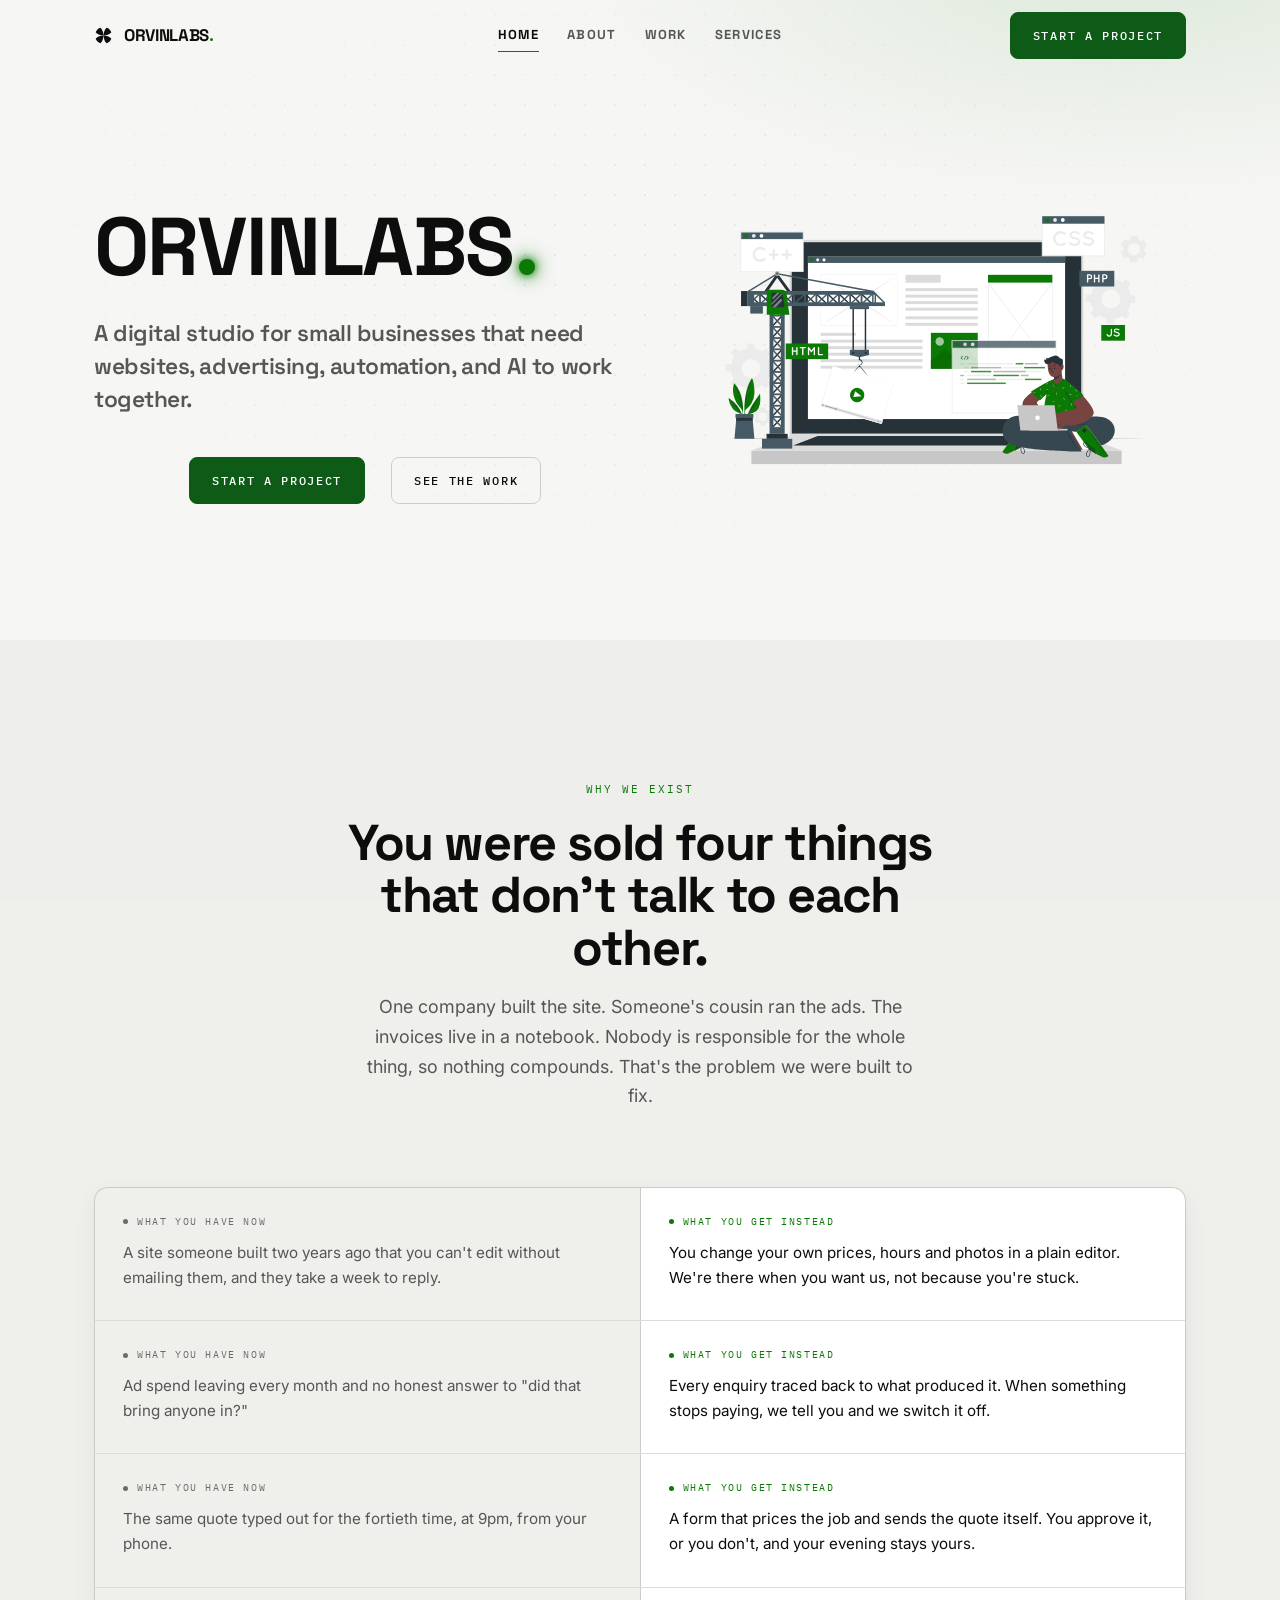
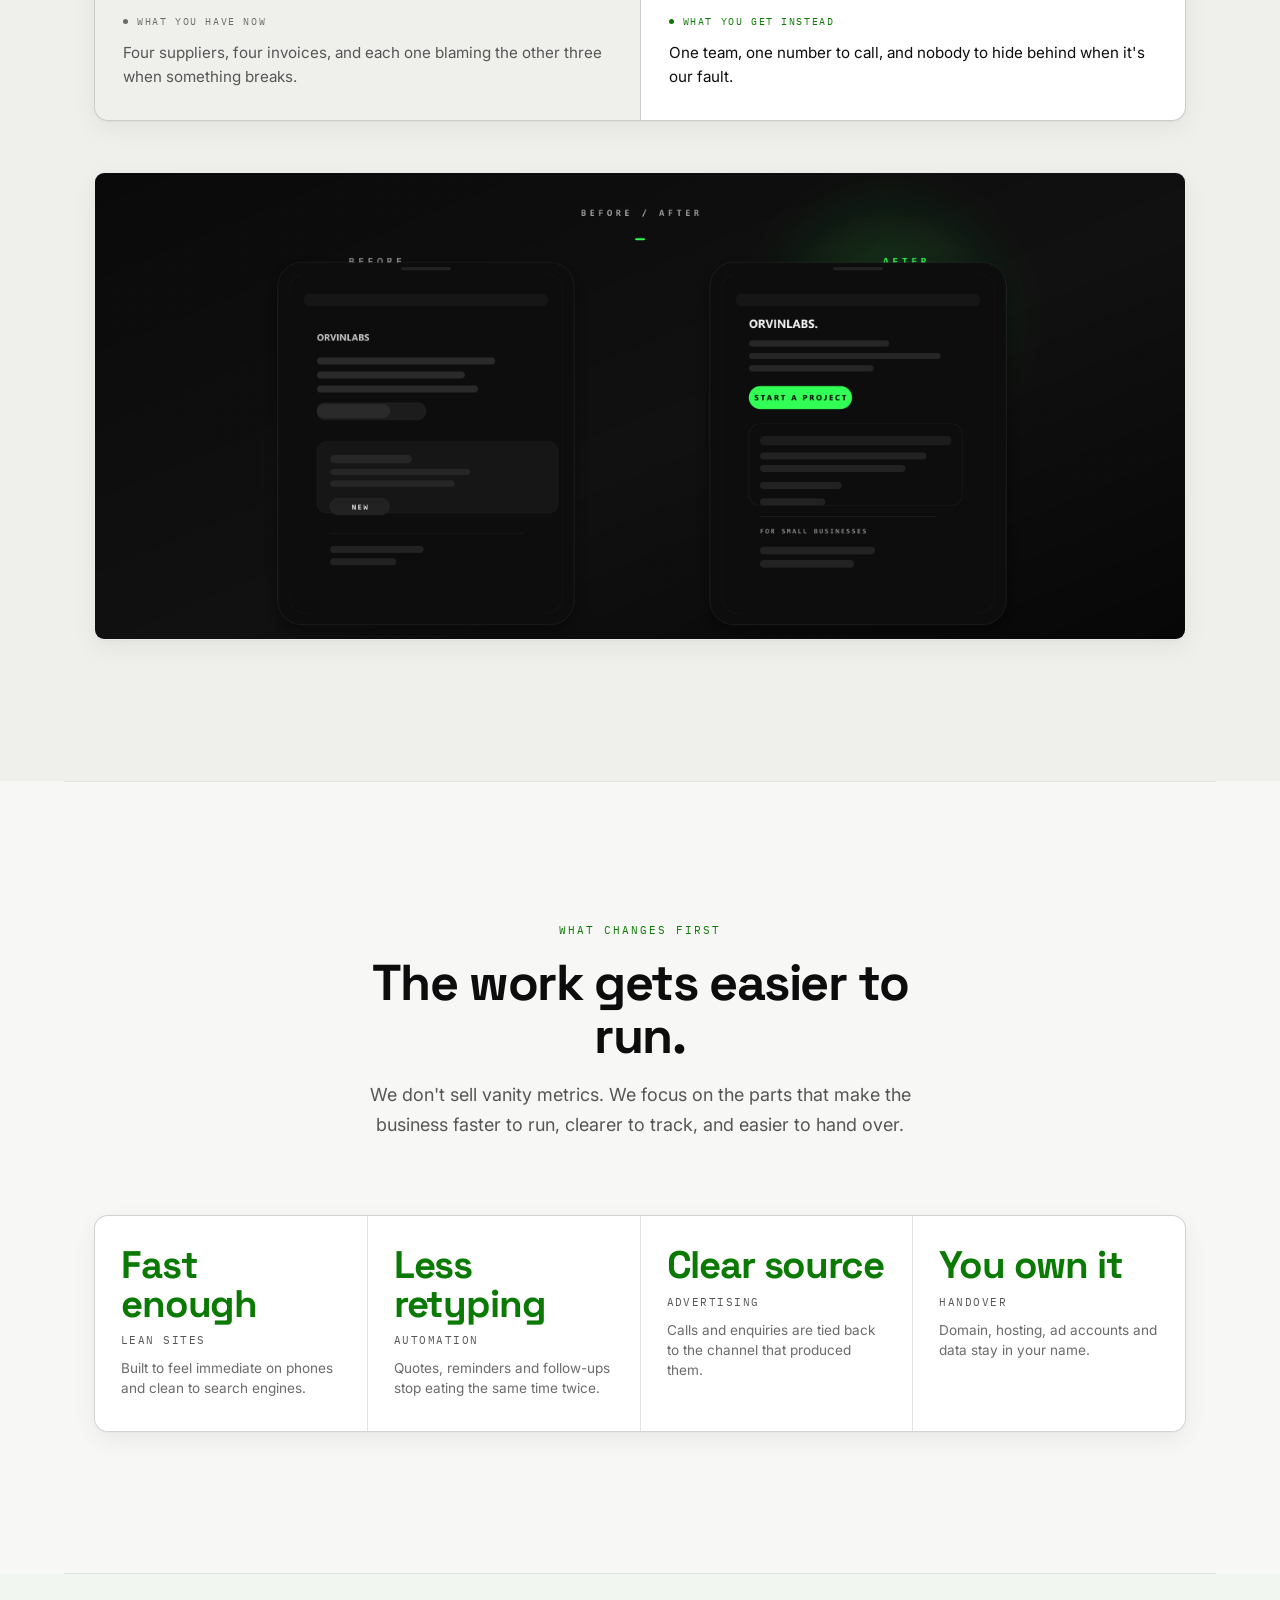
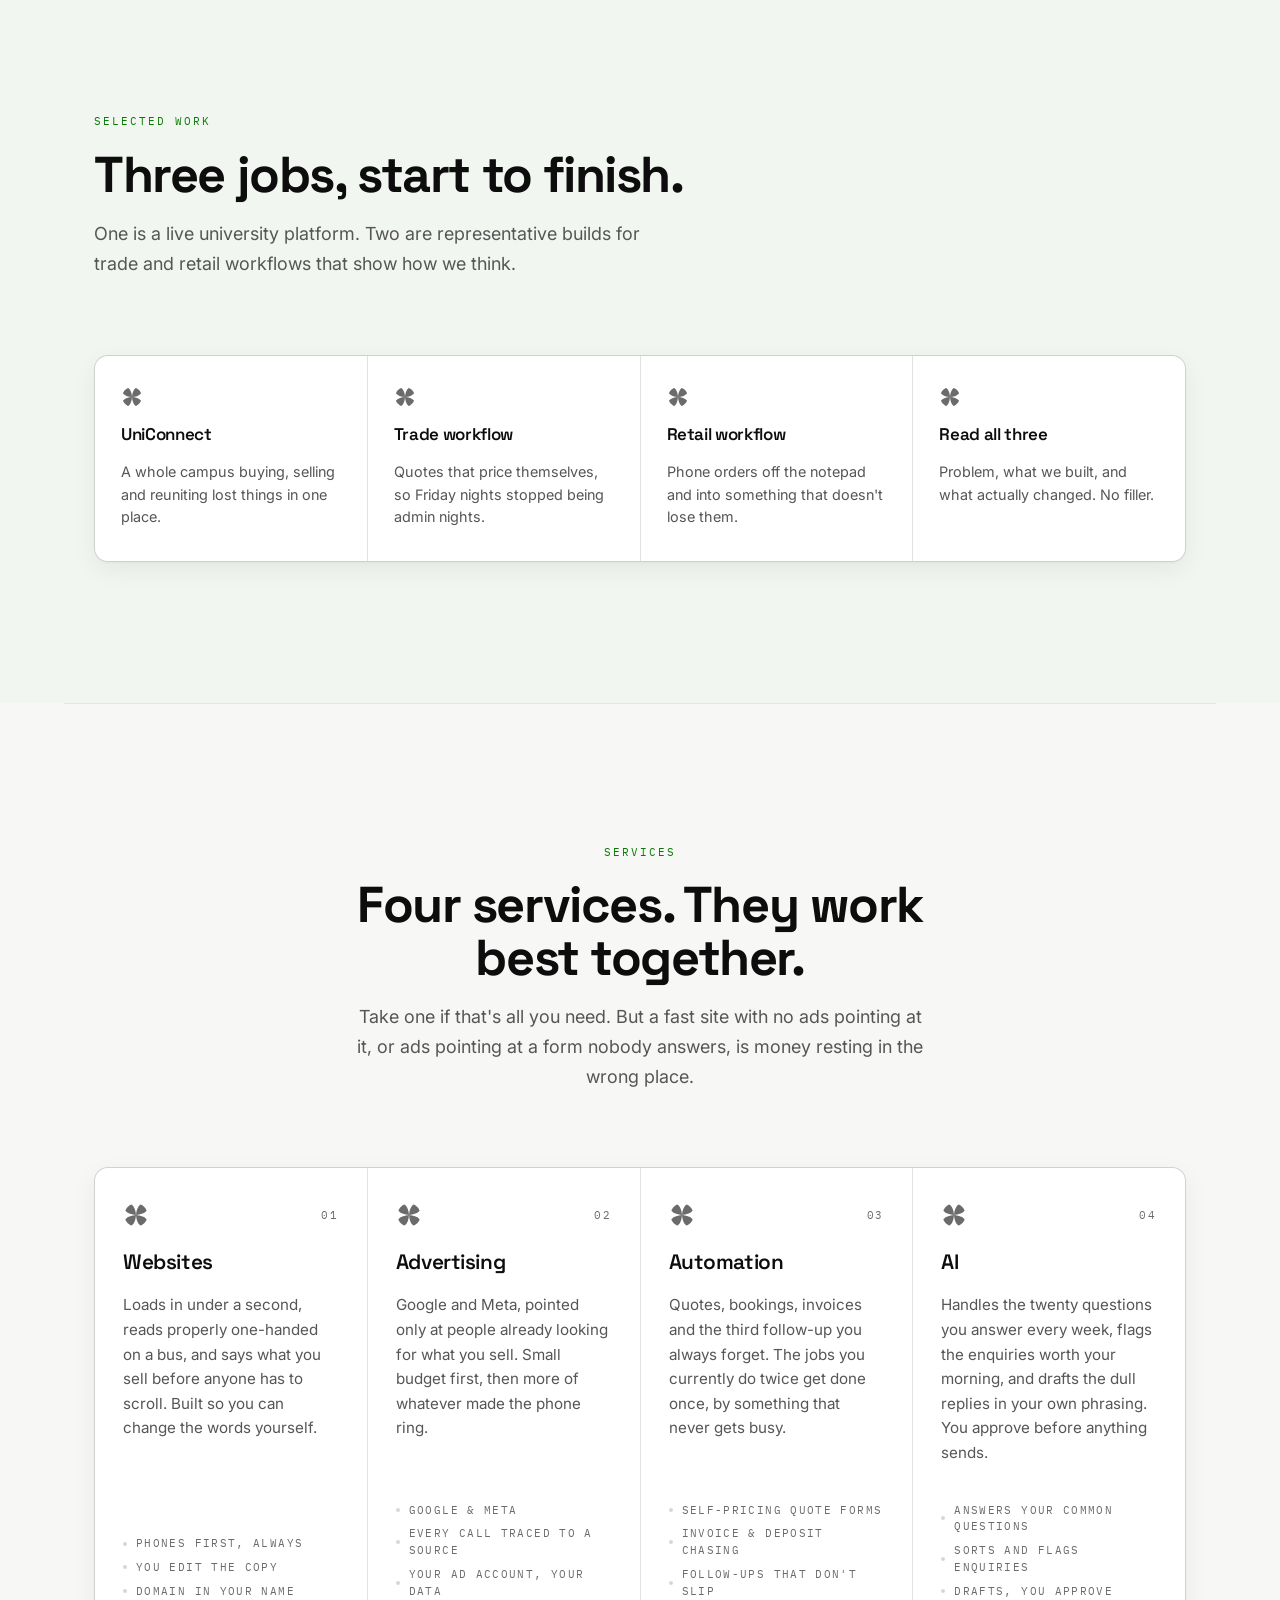
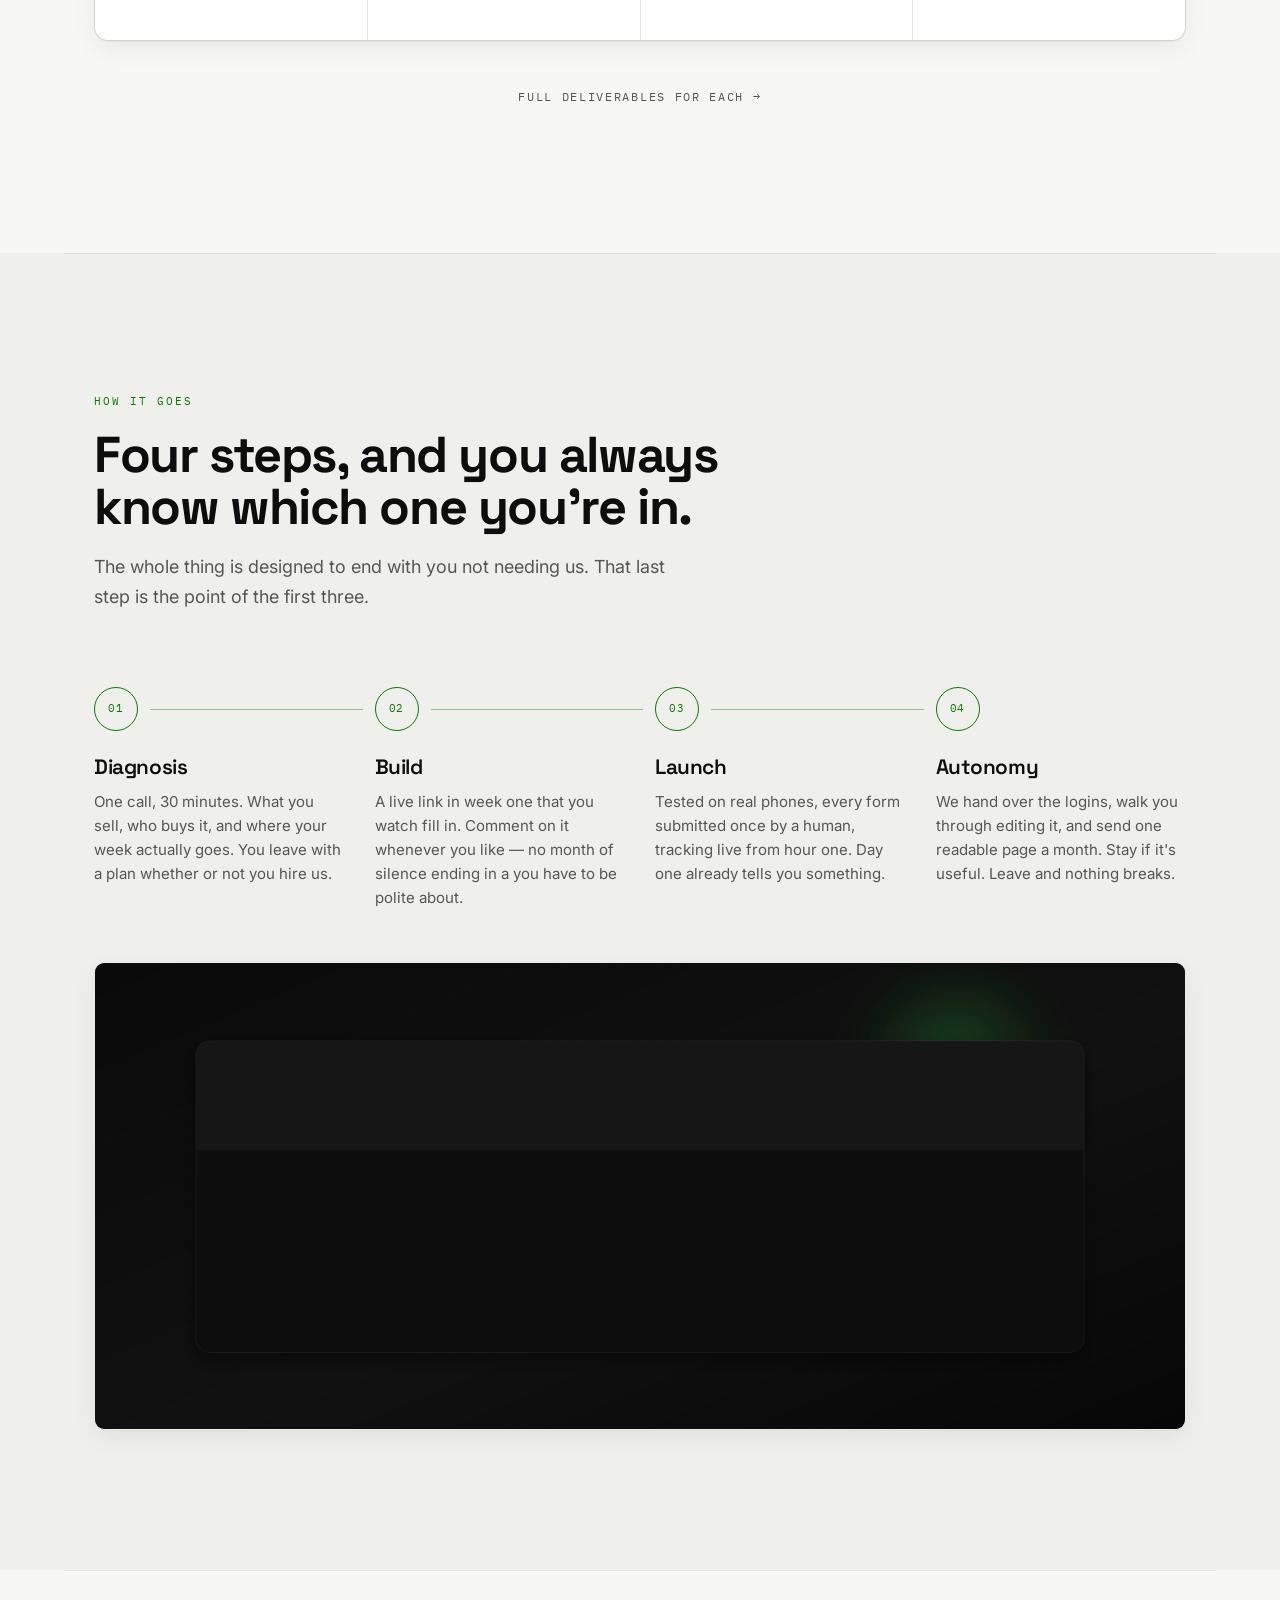
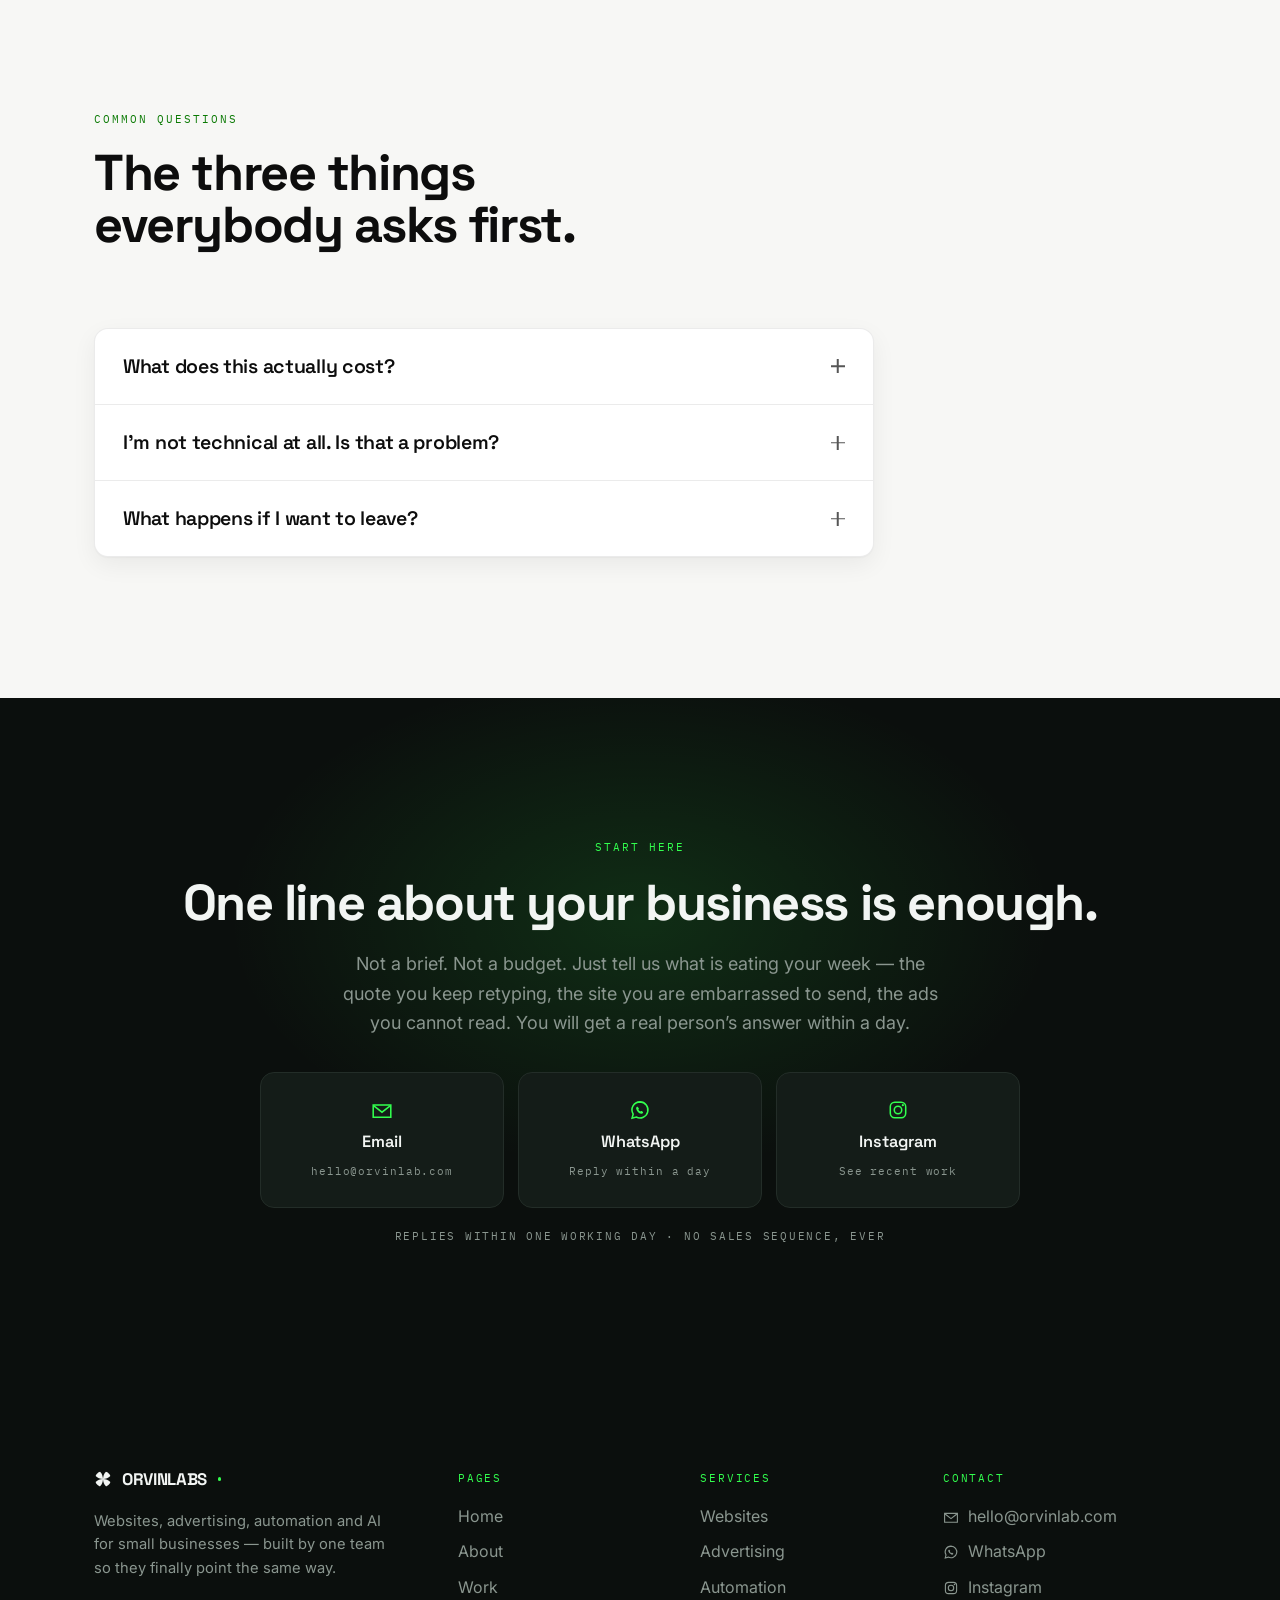
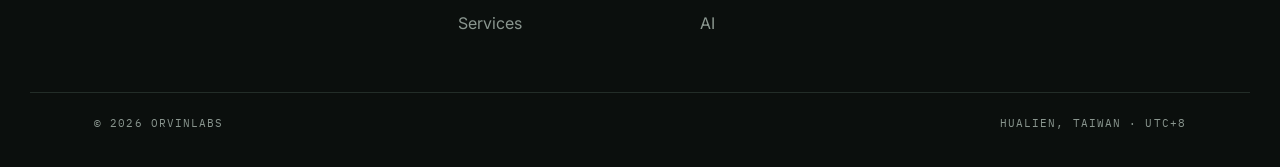
<file: index.html>
<!DOCTYPE html>
<html lang="en">
<head>
<meta charset="utf-8">
<meta name="viewport" content="width=device-width, initial-scale=1">
<title>ORVINLABS — websites, ads, automation and AI</title>
<meta name="description" content="ORVINLABS helps small businesses build fast websites, run accountable ads, automate repeat admin and add AI where it actually saves time.">
<meta name="theme-color" content="#F7F7F5">
<meta name="robots" content="index,follow">
<meta property="og:title" content="ORVINLABS — websites, ads, automation and AI">
<meta property="og:description" content="ORVINLABS helps small businesses build fast websites, run accountable ads, automate repeat admin and add AI where it actually saves time.">
<meta property="og:type" content="website">
<meta property="og:site_name" content="ORVINLABS">
<meta property="og:image" content="assets/og-card.svg">
<meta property="og:image:alt" content="ORVINLABS social card with dark background and neon green accent">
<meta name="twitter:card" content="summary_large_image">
<meta name="twitter:title" content="ORVINLABS — websites, ads, automation and AI">
<meta name="twitter:description" content="Fast websites, accountable ads, lighter admin and practical AI for small businesses.">
<meta name="twitter:image" content="assets/og-card.svg">
<link rel="icon" href="assets/favicon.svg" type="image/svg+xml">

<link rel="preconnect" href="https://fonts.googleapis.com">
<link rel="preconnect" href="https://fonts.gstatic.com" crossorigin>
<link rel="stylesheet" href="https://fonts.googleapis.com/css2?family=Space+Grotesk:wght@600;700&family=Inter:wght@400;500;600&family=IBM+Plex+Mono:wght@400;500&display=swap">
<link rel="stylesheet" href="assets/styles.css">
</head>
<body>

<div class="loader" id="loader" hidden>
  <div class="loader__inner">
    <svg class="loader__mark" aria-hidden="true" focusable="false"><use href="#mark"/></svg>
    <div class="loader__wm" aria-hidden="true"><span style="--i:0">O</span><span style="--i:1">R</span><span style="--i:2">V</span><span style="--i:3">I</span><span style="--i:4">N</span><span style="--i:5">L</span><span style="--i:6">A</span><span style="--i:7">B</span><span style="--i:8">S</span><span style="--i:9">.</span></div>
    <div class="loader__rule"></div>
  </div>
</div>

<!-- The four-petal mark, defined once. Every instance on the page is a <use> of
     this symbol, so the geometry lives in exactly one place. -->
<svg width="0" height="0" style="position:absolute" aria-hidden="true" focusable="false">
  <symbol id="mark" viewBox="-26 -26 52 52">
    <g fill="currentColor">
      <path d="M0 0C5.5-6.5 9.5-13 9-21C5-24-5-24-9-21C-9.5-13-5.5-6.5 0 0Z" transform="rotate(45)"/>
      <path d="M0 0C5.5-6.5 9.5-13 9-21C5-24-5-24-9-21C-9.5-13-5.5-6.5 0 0Z" transform="rotate(135)"/>
      <path d="M0 0C5.5-6.5 9.5-13 9-21C5-24-5-24-9-21C-9.5-13-5.5-6.5 0 0Z" transform="rotate(225)"/>
      <path d="M0 0C5.5-6.5 9.5-13 9-21C5-24-5-24-9-21C-9.5-13-5.5-6.5 0 0Z" transform="rotate(315)"/>
    </g>
  </symbol>
</svg>

<a class="skip" href="#main">Skip to content</a>
<div id="navSentinel" style="position:absolute;top:0;height:10px;width:1px" aria-hidden="true"></div>

<header class="nav" id="nav">
  <div class="nav__inner">
    <a class="nav__brand" href="index.html" aria-label="ORVINLABS — home">
      <svg class="petal" aria-hidden="true" focusable="false"><use href="#mark"/></svg>
      <span class="wm" aria-hidden="true">ORVINLABS<span class="wm__dot"></span></span>
    </a>

    <nav class="nav__links" aria-label="Main">
      <a class="nav__link" href="index.html" aria-current="page">Home</a>
      <a class="nav__link" href="about.html">About</a>
      <a class="nav__link" href="work.html">Work</a>
      <a class="nav__link" href="products.html">Services</a>
    </nav>

    <div class="nav__end">
      <a class="btn btn--neon" href="#contact">Start a project</a>
      <button class="nav__toggle" id="menuToggle" aria-expanded="false" aria-controls="menu">
        <span></span><span></span>
        <span class="sr">Open menu</span>
      </button>
    </div>
  </div>
</header>

<div class="menu" id="menu" data-closed>
  <a class="menu__link" href="index.html" aria-current="page">Home</a>
  <a class="menu__link" href="about.html">About</a>
  <a class="menu__link" href="work.html">Work</a>
  <a class="menu__link" href="products.html">Services</a>
  <div class="menu__foot">
    <a class="btn btn--neon" href="#contact">Start a project</a>
    <a class="tiny menu__mail" href="mailto:hello@orvinlab.com">hello@orvinlab.com</a>
  </div>
</div>

<main id="main">

  <!-- ======================= HERO ======================= -->
  <section class="hero surface--base" id="top">
    <div class="backdrop" aria-hidden="true">
      <div class="backdrop__grid"></div>
      <div class="backdrop__glow"></div>
    </div>

    <div class="hero__inner wrap">
      <div class="hero__copy">
        <!-- the wordmark owns the first 1.65s; everything else follows it in -->
        <div class="title3d" id="title3d">
          <h1 class="wm">
            <span class="sr">ORVINLABS — websites, ads, automation and AI for small businesses</span>
            <span aria-hidden="true">ORVINLABS</span><span class="wm__dot" aria-hidden="true"></span>
          </h1>
        </div>

        <p class="hero__tagline enter" style="--d:.95s">A digital studio for small businesses that need websites, advertising, automation, and AI to work together.</p>

        <div class="hero__actions enter" style="--d:1.2s">
          <a class="btn btn--neon" href="#contact">Start a project</a>
          <a class="btn" href="work.html">See the work</a>
        </div>
      </div>

      <!-- Decorative: the copy beside it already says everything this shows, so
           an alt text would only repeat it to a screen reader. width/height are
           the real viewBox so the box is reserved before the file arrives. -->
      <img class="hero__art enter" style="--d:1.35s"
           src="assets/hero-illustration.svg"
           width="750" height="500" alt="" aria-hidden="true"
           decoding="async" fetchpriority="low">
    </div>

  </section>

  <!-- ======================= WHY WE EXIST ======================= -->
  <section class="section surface--sunken">
    <div class="wrap">
      <div class="section-head section-head--centre" data-reveal>
        <p class="eyebrow eyebrow--neon">Why we exist</p>
        <h2 class="h2">You were sold four things that don't talk to each other.</h2>
        <p class="lede">
          One company built the site. Someone's cousin ran the ads. The invoices live in
          a notebook. Nobody is responsible for the whole thing, so nothing compounds.
          That's the problem we were built to fix.
        </p>
      </div>

      <div class="pairs">
        <div class="pair" data-reveal style="--i:0">
          <div class="pair__side pair__side--pain">
            <p class="pair__tag">What you have now</p>
            <p class="pair__text">
              A site someone built two years ago that you can't edit without emailing
              them, and they take a week to reply.
            </p>
          </div>
          <div class="pair__side pair__side--fix">
            <p class="pair__tag">What you get instead</p>
            <p class="pair__text">
              You change your own prices, hours and photos in a plain editor. We're
              there when you want us, not because you're stuck.
            </p>
          </div>
        </div>

        <div class="pair" data-reveal style="--i:1">
          <div class="pair__side pair__side--pain">
            <p class="pair__tag">What you have now</p>
            <p class="pair__text">
              Ad spend leaving every month and no honest answer to "did that bring
              anyone in?"
            </p>
          </div>
          <div class="pair__side pair__side--fix">
            <p class="pair__tag">What you get instead</p>
            <p class="pair__text">
              Every enquiry traced back to what produced it. When something stops
              paying, we tell you and we switch it off.
            </p>
          </div>
        </div>

        <div class="pair" data-reveal style="--i:2">
          <div class="pair__side pair__side--pain">
            <p class="pair__tag">What you have now</p>
            <p class="pair__text">
              The same quote typed out for the fortieth time, at 9pm, from your phone.
            </p>
          </div>
          <div class="pair__side pair__side--fix">
            <p class="pair__tag">What you get instead</p>
            <p class="pair__text">
              A form that prices the job and sends the quote itself. You approve it, or
              you don't, and your evening stays yours.
            </p>
          </div>
        </div>

        <div class="pair" data-reveal style="--i:3">
          <div class="pair__side pair__side--pain">
            <p class="pair__tag">What you have now</p>
            <p class="pair__text">
              Four suppliers, four invoices, and each one blaming the other three when
              something breaks.
            </p>
          </div>
          <div class="pair__side pair__side--fix">
            <p class="pair__tag">What you get instead</p>
            <p class="pair__text">
              One team, one number to call, and nobody to hide behind when it's our
              fault.
            </p>
          </div>
        </div>
      </div>

      <div class="shot shot--wide stack-lg">
        <img src="assets/shots/before-after-site.png" width="2800" height="1200" alt="Before-and-after website mockup with an old cramped site beside a modern rebuilt version" loading="lazy" decoding="async">
      </div>
    </div>
  </section>

  <section class="section surface--base">
    <div class="wrap">
      <div class="section-head section-head--centre" data-reveal>
        <p class="eyebrow eyebrow--neon">What changes first</p>
        <h2 class="h2">The work gets easier to run.</h2>
        <p class="lede">
          We don't sell vanity metrics. We focus on the parts that make the business
          faster to run, clearer to track, and easier to hand over.
        </p>
      </div>

      <div class="stats">
        <div class="stat" data-reveal style="--i:0">
          <p class="stat__num"><i>Fast enough</i></p>
          <p class="stat__label">Lean sites</p>
          <p class="stat__note">Built to feel immediate on phones and clean to search engines.</p>
        </div>
        <div class="stat" data-reveal style="--i:1">
          <p class="stat__num"><i>Less retyping</i></p>
          <p class="stat__label">Automation</p>
          <p class="stat__note">Quotes, reminders and follow-ups stop eating the same time twice.</p>
        </div>
        <div class="stat" data-reveal style="--i:2">
          <p class="stat__num"><i>Clear source</i></p>
          <p class="stat__label">Advertising</p>
          <p class="stat__note">Calls and enquiries are tied back to the channel that produced them.</p>
        </div>
        <div class="stat" data-reveal style="--i:3">
          <p class="stat__num"><i>You own it</i></p>
          <p class="stat__label">Handover</p>
          <p class="stat__note">Domain, hosting, ad accounts and data stay in your name.</p>
        </div>
      </div>
    </div>
  </section>

  <!-- ======================= FEATURED WORK ======================= -->
  <section class="section surface--tint">
    <div class="wrap">
      <div class="section-head" data-reveal>
        <p class="eyebrow eyebrow--neon">Selected work</p>
        <h2 class="h2">Three jobs, start to finish.</h2>
        <p class="lede">
          One is a live university platform. Two are representative builds for trade
          and retail workflows that show how we think.
        </p>
      </div>

      <div class="teasers">
        <a class="teaser" data-reveal style="--i:0" href="work.html">
          <svg class="petal" aria-hidden="true" focusable="false"><use href="#mark"/></svg>
          <h3 class="teaser__title">UniConnect</h3>
          <p class="teaser__body">
            A whole campus buying, selling and reuniting lost things in one place.
          </p>
        </a>
        <a class="teaser" data-reveal style="--i:1" href="work.html">
          <svg class="petal" aria-hidden="true" focusable="false"><use href="#mark"/></svg>
          <h3 class="teaser__title">Trade workflow</h3>
          <p class="teaser__body">
            Quotes that price themselves, so Friday nights stopped being admin nights.
          </p>
        </a>
        <a class="teaser" data-reveal style="--i:2" href="work.html">
          <svg class="petal" aria-hidden="true" focusable="false"><use href="#mark"/></svg>
          <h3 class="teaser__title">Retail workflow</h3>
          <p class="teaser__body">
            Phone orders off the notepad and into something that doesn't lose them.
          </p>
        </a>
        <a class="teaser" data-reveal style="--i:3" href="work.html">
          <svg class="petal" aria-hidden="true" focusable="false"><use href="#mark"/></svg>
          <h3 class="teaser__title">Read all three</h3>
          <p class="teaser__body">
            Problem, what we built, and what actually changed. No filler.
          </p>
        </a>
      </div>
    </div>
  </section>

  <!-- ======================= WHAT WE DO ======================= -->
  <section class="section surface--base">
    <div class="wrap">
      <div class="section-head section-head--centre" data-reveal>
        <p class="eyebrow eyebrow--neon">Services</p>
        <h2 class="h2">Four services. They work best together.</h2>
        <p class="lede">
          Take one if that's all you need. But a fast site with no ads pointing at it, or
          ads pointing at a form nobody answers, is money resting in the wrong place.
        </p>
      </div>

      <div class="cards">
        <article class="card" data-reveal style="--i:0">
          <div class="card__top">
            <svg class="petal" aria-hidden="true" focusable="false"><use href="#mark"/></svg>
            <span class="card__num">01</span>
          </div>
          <h3 class="h3 card__title">Websites</h3>
          <p class="card__body">
            Loads in under a second, reads properly one-handed on a bus, and says what
            you sell before anyone has to scroll. Built so you can change the words
            yourself.
          </p>
          <ul class="card__list">
            <li>Phones first, always</li>
            <li>You edit the copy</li>
            <li>Domain in your name</li>
          </ul>
        </article>

        <article class="card" data-reveal style="--i:1">
          <div class="card__top">
            <svg class="petal" aria-hidden="true" focusable="false"><use href="#mark"/></svg>
            <span class="card__num">02</span>
          </div>
          <h3 class="h3 card__title">Advertising</h3>
          <p class="card__body">
            Google and Meta, pointed only at people already looking for what you sell.
            Small budget first, then more of whatever made the phone ring.
          </p>
          <ul class="card__list">
            <li>Google &amp; Meta</li>
            <li>Every call traced to a source</li>
            <li>Your ad account, your data</li>
          </ul>
        </article>

        <article class="card" data-reveal style="--i:2">
          <div class="card__top">
            <svg class="petal" aria-hidden="true" focusable="false"><use href="#mark"/></svg>
            <span class="card__num">03</span>
          </div>
          <h3 class="h3 card__title">Automation</h3>
          <p class="card__body">
            Quotes, bookings, invoices and the third follow-up you always forget. The
            jobs you currently do twice get done once, by something that never gets
            busy.
          </p>
          <ul class="card__list">
            <li>Self-pricing quote forms</li>
            <li>Invoice &amp; deposit chasing</li>
            <li>Follow-ups that don't slip</li>
          </ul>
        </article>

        <article class="card" data-reveal style="--i:3">
          <div class="card__top">
            <svg class="petal" aria-hidden="true" focusable="false"><use href="#mark"/></svg>
            <span class="card__num">04</span>
          </div>
          <h3 class="h3 card__title">AI</h3>
          <p class="card__body">
            Handles the twenty questions you answer every week, flags the enquiries worth
            your morning, and drafts the dull replies in your own phrasing. You approve
            before anything sends.
          </p>
          <ul class="card__list">
            <li>Answers your common questions</li>
            <li>Sorts and flags enquiries</li>
            <li>Drafts, you approve</li>
          </ul>
        </article>
      </div>

      <p class="stack-md centred">
        <a class="textlink" href="products.html">
          Full deliverables for each <span class="arrow" aria-hidden="true">&rarr;</span>
        </a>
      </p>
    </div>
  </section>

  <!-- ======================= PROCESS ======================= -->
  <section class="section surface--sunken" id="process">
    <div class="wrap">
      <div class="section-head" data-reveal>
        <p class="eyebrow eyebrow--neon">How it goes</p>
        <h2 class="h2">Four steps, and you always know which one you're in.</h2>
        <p class="lede">
          The whole thing is designed to end with you not needing us. That last step is
          the point of the first three.
        </p>
      </div>

      <div class="steps" id="steps">
        <ol class="steps__list">
          <li class="step">
            <span class="step__node">01</span>
            <h3 class="h3">Diagnosis</h3>
            <p class="step__body">
              One call, 30 minutes. What you sell, who buys it, and where your week
              actually goes. You leave with a plan whether or not you hire us.
            </p>
          </li>
          <li class="step">
            <span class="step__node">02</span>
            <h3 class="h3">Build</h3>
            <p class="step__body">
              A live link in week one that you watch fill in. Comment on it whenever you
              like — no month of silence ending in a you have to be polite about.
            </p>
          </li>
          <li class="step">
            <span class="step__node">03</span>
            <h3 class="h3">Launch</h3>
            <p class="step__body">
              Tested on real phones, every form submitted once by a human, tracking live
              from hour one. Day one already tells you something.
            </p>
          </li>
          <li class="step">
            <span class="step__node">04</span>
            <h3 class="h3">Autonomy</h3>
            <p class="step__body">
              We hand over the logins, walk you through editing it, and send one readable
              page a month. Stay if it's useful. Leave and nothing breaks.
            </p>
          </li>
        </ol>
      </div>

      <div class="shot shot--wide stack-lg">
        <img src="assets/shots/monthly-report.png" width="2800" height="1200" alt="Monthly performance report with three metrics and a thin green sparkline" loading="lazy" decoding="async">
      </div>
    </div>
  </section>

  <!-- ======================= FAQ ======================= -->
  <section class="section surface--base">
    <div class="wrap">
      <div class="section-head" data-reveal>
        <p class="eyebrow eyebrow--neon">Common questions</p>
        <h2 class="h2">The three things everybody asks first.</h2>
      </div>

      <div class="accs">
        <div class="acc" data-acc data-reveal style="--i:0">
          <button class="acc__q" type="button" aria-expanded="false">
            What does this actually cost?
            <span class="acc__sign" aria-hidden="true"></span>
          </button>
          <div class="acc__panel"><div><p>
            A site for a small business usually lands between a few hundred and a few
            thousand, depending on how many pages and how much of it we write. Ads are
            billed at cost — you pay Google or Meta directly and we charge for the
            managing, so we never profit from talking you into a bigger budget. You'll
            have a number in writing before anyone starts, and it doesn't move unless
            you ask for something new.
          </p></div></div>
        </div>

        <div class="acc" data-acc data-reveal style="--i:1">
          <button class="acc__q" type="button" aria-expanded="false">
            I'm not technical at all. Is that a problem?
            <span class="acc__sign" aria-hidden="true"></span>
          </button>
          <div class="acc__panel"><div><p>
            No — it's most of who we work with. You'll never be asked to choose between
            two hosting plans or told something is "just a DNS thing." We handle the
            plumbing, and the only part you touch is a text box where you change your
            prices. If a sentence we send you needs a second read, that's our mistake to
            fix, not yours to decode.
          </p></div></div>
        </div>

        <div class="acc" data-acc data-reveal style="--i:2">
          <button class="acc__q" type="button" aria-expanded="false">
            What happens if I want to leave?
            <span class="acc__sign" aria-hidden="true"></span>
          </button>
          <div class="acc__panel"><div><p>
            You take everything with you, because it was already yours. The domain,
            hosting, ad accounts and data are registered in your name on day one, not
            ours — so leaving is a password change, not a negotiation. There's no
            minimum term and nothing to buy back. A studio that has to trap you isn't
            confident about the work.
          </p></div></div>
        </div>
      </div>
    </div>
  </section>

  <!-- ======================= CONTACT ======================= -->
      <div id="site-contact" data-eyebrow="Start here" data-heading="One line about your business is enough." data-lede="Not a brief. Not a budget. Just tell us what is eating your week — the quote you keep retyping, the site you are embarrassed to send, the ads you cannot read. You will get a real person&rsquo;s answer within a day."></div>

</main>

<div id="site-footer"></div>

<script src="assets/chrome.js"></script>
<script src="assets/main.js" defer></script>
</body>
</html>
</file>
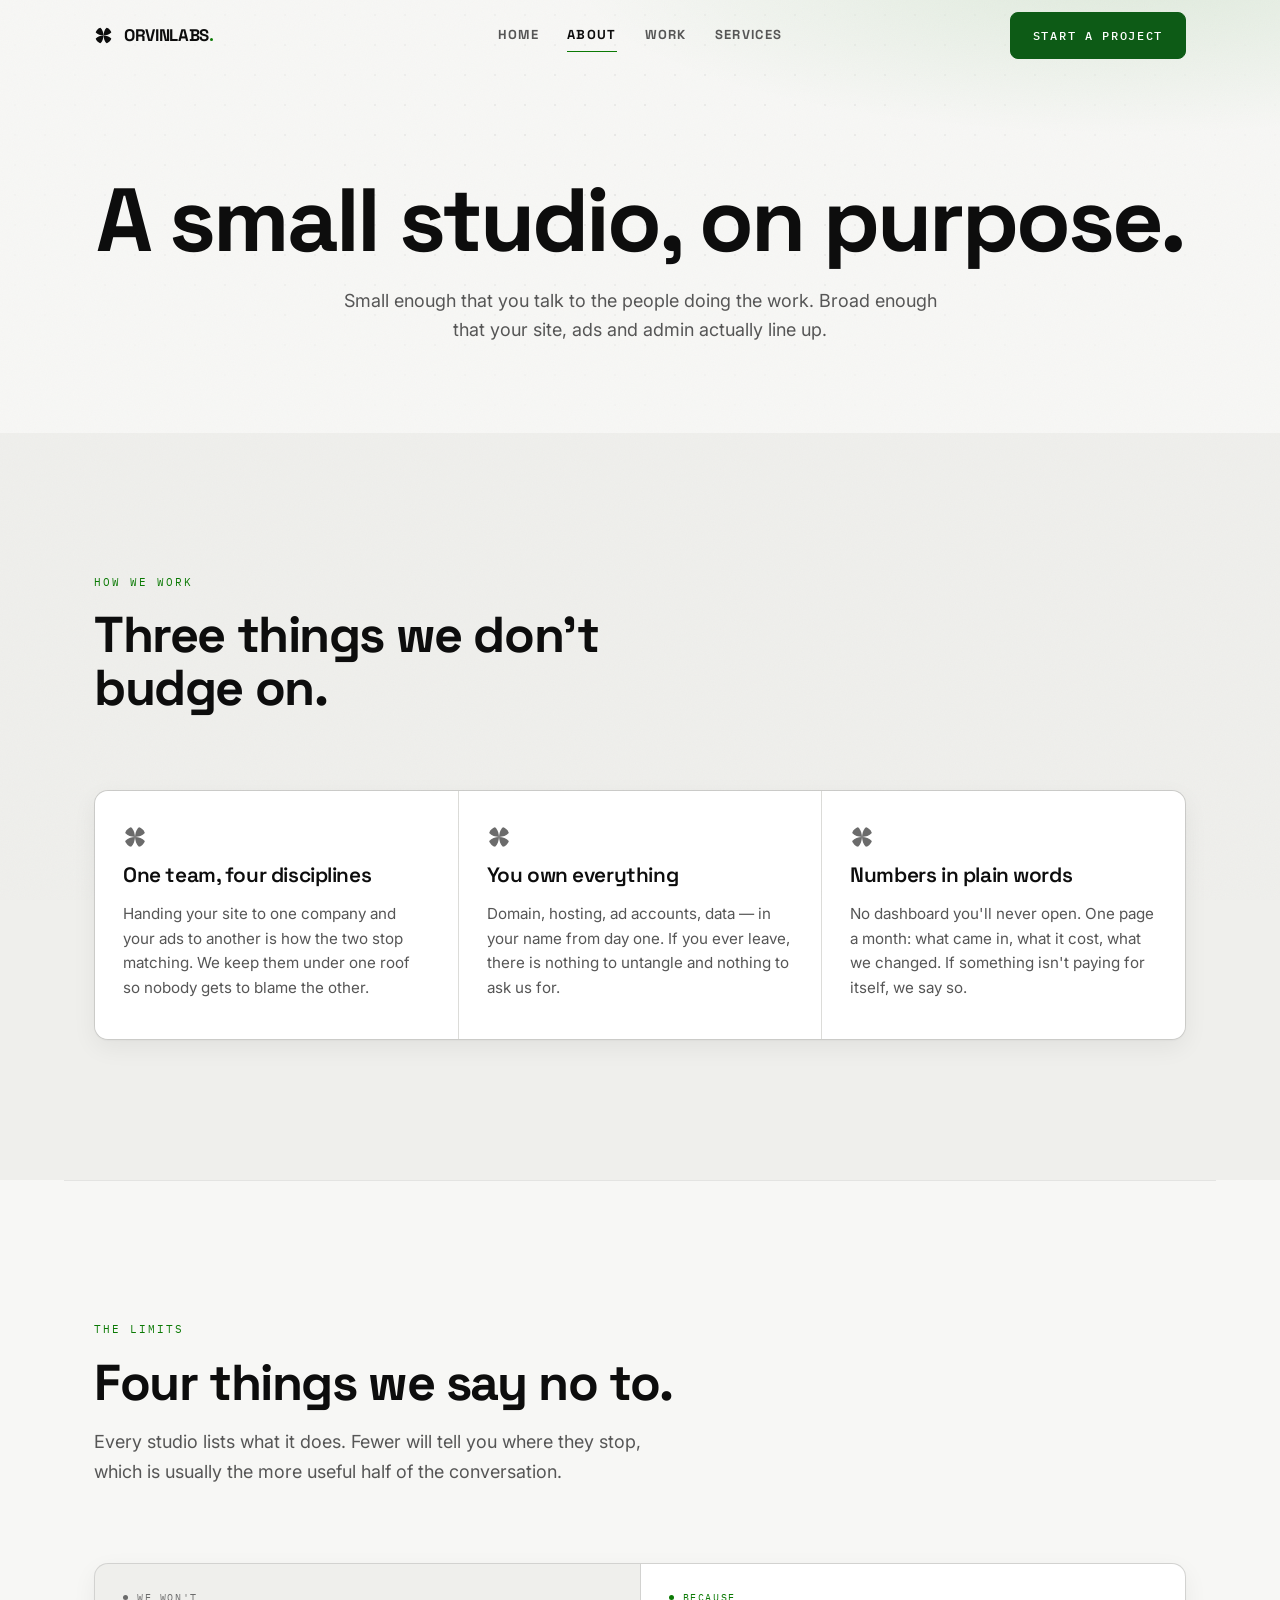
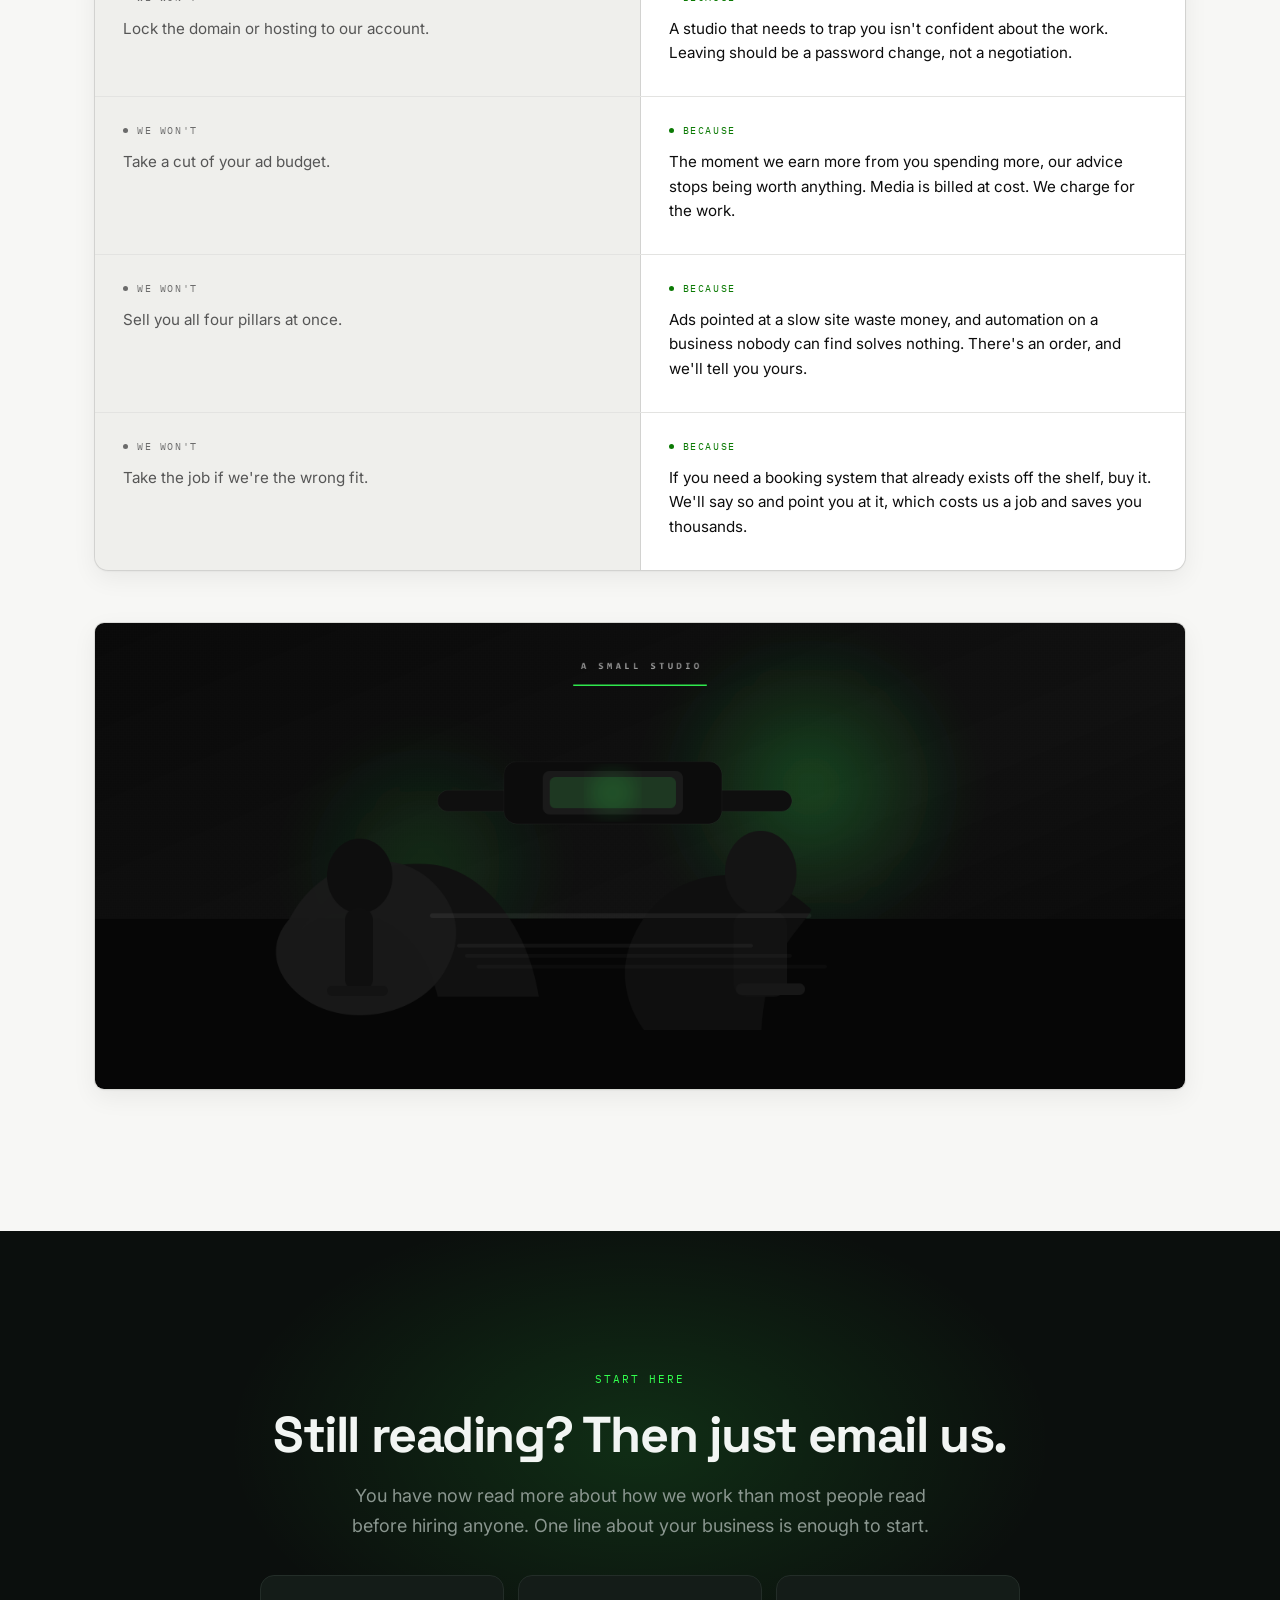
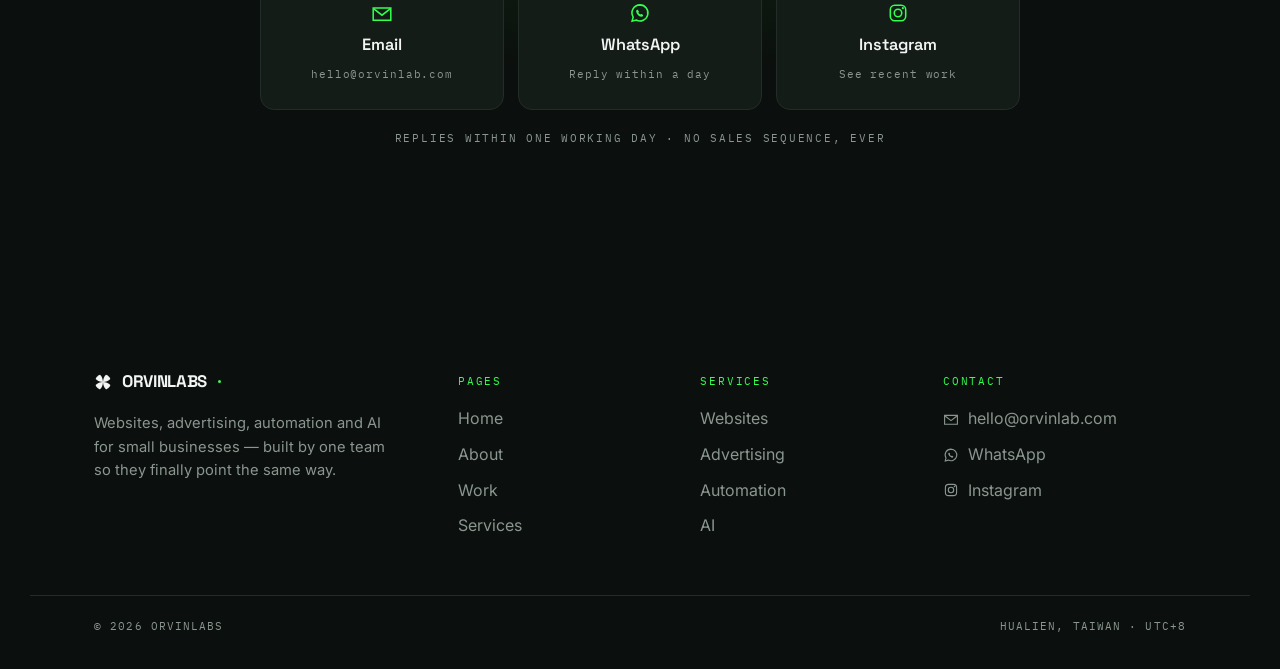
<file: about.html>
<!DOCTYPE html>
<html lang="en">
<head>
<meta charset="utf-8">
<meta name="viewport" content="width=device-width, initial-scale=1">
<title>About ORVINLABS — small on purpose</title>
<meta name="description" content="ORVINLABS is a small digital studio for small businesses. We keep websites, ads, automation and AI under one roof, and we hand over everything you own.">
<meta name="theme-color" content="#F7F7F5">
<meta name="robots" content="index,follow">
<meta property="og:title" content="About ORVINLABS — small on purpose">
<meta property="og:description" content="ORVINLABS is a small digital studio for small businesses. We keep websites, ads, automation and AI under one roof, and we hand over everything you own.">
<meta property="og:type" content="website">
<meta property="og:site_name" content="ORVINLABS">
<meta property="og:image" content="assets/og-card.svg">
<meta property="og:image:alt" content="ORVINLABS social card with dark background and neon green accent">
<meta name="twitter:card" content="summary_large_image">
<meta name="twitter:title" content="About ORVINLABS — small on purpose">
<meta name="twitter:description" content="A small digital studio that keeps websites, ads, automation and AI under one roof.">
<meta name="twitter:image" content="assets/og-card.svg">
<link rel="icon" href="assets/favicon.svg" type="image/svg+xml">

<link rel="preconnect" href="https://fonts.googleapis.com">
<link rel="preconnect" href="https://fonts.gstatic.com" crossorigin>
<link rel="stylesheet" href="https://fonts.googleapis.com/css2?family=Space+Grotesk:wght@600;700&family=Inter:wght@400;500;600&family=IBM+Plex+Mono:wght@400;500&display=swap">
<link rel="stylesheet" href="assets/styles.css">
</head>
<body>

<div class="loader" id="loader" hidden>
  <div class="loader__inner">
    <svg class="loader__mark" aria-hidden="true" focusable="false"><use href="#mark"/></svg>
    <div class="loader__wm" aria-hidden="true"><span style="--i:0">O</span><span style="--i:1">R</span><span style="--i:2">V</span><span style="--i:3">I</span><span style="--i:4">N</span><span style="--i:5">L</span><span style="--i:6">A</span><span style="--i:7">B</span><span style="--i:8">S</span><span style="--i:9">.</span></div>
    <div class="loader__rule"></div>
  </div>
</div>

<!-- The official four-petal mark, defined once. Every instance on the page is a
     <use> of this symbol, so the geometry lives in exactly one place. -->
<svg width="0" height="0" style="position:absolute" aria-hidden="true" focusable="false">
  <symbol id="mark" viewBox="-26 -26 52 52">
    <g fill="currentColor">
      <path d="M0 0C5.5-6.5 9.5-13 9-21C5-24-5-24-9-21C-9.5-13-5.5-6.5 0 0Z" transform="rotate(45)"/>
      <path d="M0 0C5.5-6.5 9.5-13 9-21C5-24-5-24-9-21C-9.5-13-5.5-6.5 0 0Z" transform="rotate(135)"/>
      <path d="M0 0C5.5-6.5 9.5-13 9-21C5-24-5-24-9-21C-9.5-13-5.5-6.5 0 0Z" transform="rotate(225)"/>
      <path d="M0 0C5.5-6.5 9.5-13 9-21C5-24-5-24-9-21C-9.5-13-5.5-6.5 0 0Z" transform="rotate(315)"/>
    </g>
  </symbol>
</svg>

<a class="skip" href="#main">Skip to content</a>
<div id="navSentinel" style="position:absolute;top:0;height:10px;width:1px" aria-hidden="true"></div>

<header class="nav" id="nav">
  <div class="nav__inner">
    <a class="nav__brand" href="index.html" aria-label="ORVINLABS — home">
      <svg class="petal" aria-hidden="true" focusable="false"><use href="#mark"/></svg>
      <span class="wm" aria-hidden="true">ORVINLABS<span class="wm__dot"></span></span>
    </a>

    <nav class="nav__links" aria-label="Main">
      <a class="nav__link" href="index.html">Home</a>
      <a class="nav__link" href="about.html" aria-current="page">About</a>
      <a class="nav__link" href="work.html">Work</a>
      <a class="nav__link" href="products.html">Services</a>
    </nav>

    <div class="nav__end">
      <a class="btn btn--neon" href="#contact">Start a project</a>
      <button class="nav__toggle" id="menuToggle" aria-expanded="false" aria-controls="menu">
        <span></span><span></span>
        <span class="sr">Open menu</span>
      </button>
    </div>
  </div>
</header>

<div class="menu" id="menu" data-closed>
  <a class="menu__link" href="index.html">Home</a>
  <a class="menu__link" href="about.html" aria-current="page">About</a>
  <a class="menu__link" href="work.html">Work</a>
  <a class="menu__link" href="products.html">Services</a>
  <div class="menu__foot">
    <a class="btn btn--neon" href="#contact">Start a project</a>
    <a class="tiny menu__mail" href="mailto:hello@orvinlab.com">hello@orvinlab.com</a>
  </div>
</div>

<main id="main">

  <!-- ======================= PAGE HEADER ======================= -->
  <section class="page-head surface--base">
    <div class="backdrop" aria-hidden="true">
      <div class="backdrop__grid"></div>
      <div class="backdrop__glow"></div>
    </div>
    <div class="page-head__inner wrap">
      <h1 class="h1 enter" style="--d:.15s">A small studio, on purpose.</h1>
      <p class="lede enter" style="--d:.3s">
        Small enough that you talk to the people doing the work. Broad enough that your
        site, ads and admin actually line up.
      </p>
    </div>
  </section>

  <!-- ======================= PRINCIPLES ======================= -->
  <section class="section surface--sunken">
    <div class="wrap">
      <div class="section-head" data-reveal>
        <p class="eyebrow eyebrow--neon">How we work</p>
        <h2 class="h2">Three things we don't budge on.</h2>
      </div>

      <div class="principles">
        <article class="principle" data-reveal style="--i:0">
          <svg class="petal" aria-hidden="true" focusable="false"><use href="#mark"/></svg>
          <h3 class="h3">One team, four disciplines</h3>
          <p class="principle__body">
            Handing your site to one company and your ads to another is how the two stop
            matching. We keep them under one roof so nobody gets to blame the other.
          </p>
        </article>

        <article class="principle" data-reveal style="--i:1">
          <svg class="petal" aria-hidden="true" focusable="false"><use href="#mark"/></svg>
          <h3 class="h3">You own everything</h3>
          <p class="principle__body">
            Domain, hosting, ad accounts, data — in your name from day one. If you ever
            leave, there is nothing to untangle and nothing to ask us for.
          </p>
        </article>

        <article class="principle" data-reveal style="--i:2">
          <svg class="petal" aria-hidden="true" focusable="false"><use href="#mark"/></svg>
          <h3 class="h3">Numbers in plain words</h3>
          <p class="principle__body">
            No dashboard you'll never open. One page a month: what came in, what it
            cost, what we changed. If something isn't paying for itself, we say so.
          </p>
        </article>
      </div>
    </div>
  </section>

  <!-- ======================= WHAT WE WON'T DO =======================
       The step-by-step process lives on the home page, so it isn't repeated
       here. This section carries what that page can't: the limits.
  ================================================================= -->
  <section class="section surface--base">
    <div class="wrap">
      <div class="section-head" data-reveal>
        <p class="eyebrow eyebrow--neon">The limits</p>
        <h2 class="h2">Four things we say no to.</h2>
        <p class="lede">
          Every studio lists what it does. Fewer will tell you where they stop, which is
          usually the more useful half of the conversation.
        </p>
      </div>

      <div class="pairs">
        <div class="pair" data-reveal style="--i:0">
          <div class="pair__side pair__side--pain">
            <p class="pair__tag">We won't</p>
            <p class="pair__text">Lock the domain or hosting to our account.</p>
          </div>
          <div class="pair__side pair__side--fix">
            <p class="pair__tag">Because</p>
            <p class="pair__text">
              A studio that needs to trap you isn't confident about the work. Leaving
              should be a password change, not a negotiation.
            </p>
          </div>
        </div>

        <div class="pair" data-reveal style="--i:1">
          <div class="pair__side pair__side--pain">
            <p class="pair__tag">We won't</p>
            <p class="pair__text">Take a cut of your ad budget.</p>
          </div>
          <div class="pair__side pair__side--fix">
            <p class="pair__tag">Because</p>
            <p class="pair__text">
              The moment we earn more from you spending more, our advice stops being
              worth anything. Media is billed at cost. We charge for the work.
            </p>
          </div>
        </div>

        <div class="pair" data-reveal style="--i:2">
          <div class="pair__side pair__side--pain">
            <p class="pair__tag">We won't</p>
            <p class="pair__text">Sell you all four pillars at once.</p>
          </div>
          <div class="pair__side pair__side--fix">
            <p class="pair__tag">Because</p>
            <p class="pair__text">
              Ads pointed at a slow site waste money, and automation on a business
              nobody can find solves nothing. There's an order, and we'll tell you
              yours.
            </p>
          </div>
        </div>

        <div class="pair" data-reveal style="--i:3">
          <div class="pair__side pair__side--pain">
            <p class="pair__tag">We won't</p>
            <p class="pair__text">Take the job if we're the wrong fit.</p>
          </div>
          <div class="pair__side pair__side--fix">
            <p class="pair__tag">Because</p>
            <p class="pair__text">
              If you need a booking system that already exists off the shelf, buy it.
              We'll say so and point you at it, which costs us a job and saves you
              thousands.
            </p>
          </div>
        </div>
      </div>

      <div class="shot shot--wide stack-lg">
        <img src="assets/shots/studio-portrait.png" width="2800" height="1200" alt="Moody studio scene with two silhouettes and a green screen glow" loading="lazy" decoding="async">
      </div>
    </div>
  </section>

  <!-- ======================= CONTACT ======================= -->
      <div id="site-contact" data-eyebrow="Start here" data-heading="Still reading? Then just email us." data-lede="You have now read more about how we work than most people read before hiring anyone. One line about your business is enough to start."></div>

</main>

<div id="site-footer"></div>

<script src="assets/chrome.js"></script>
<script src="assets/main.js" defer></script>
</body>
</html>
</file>
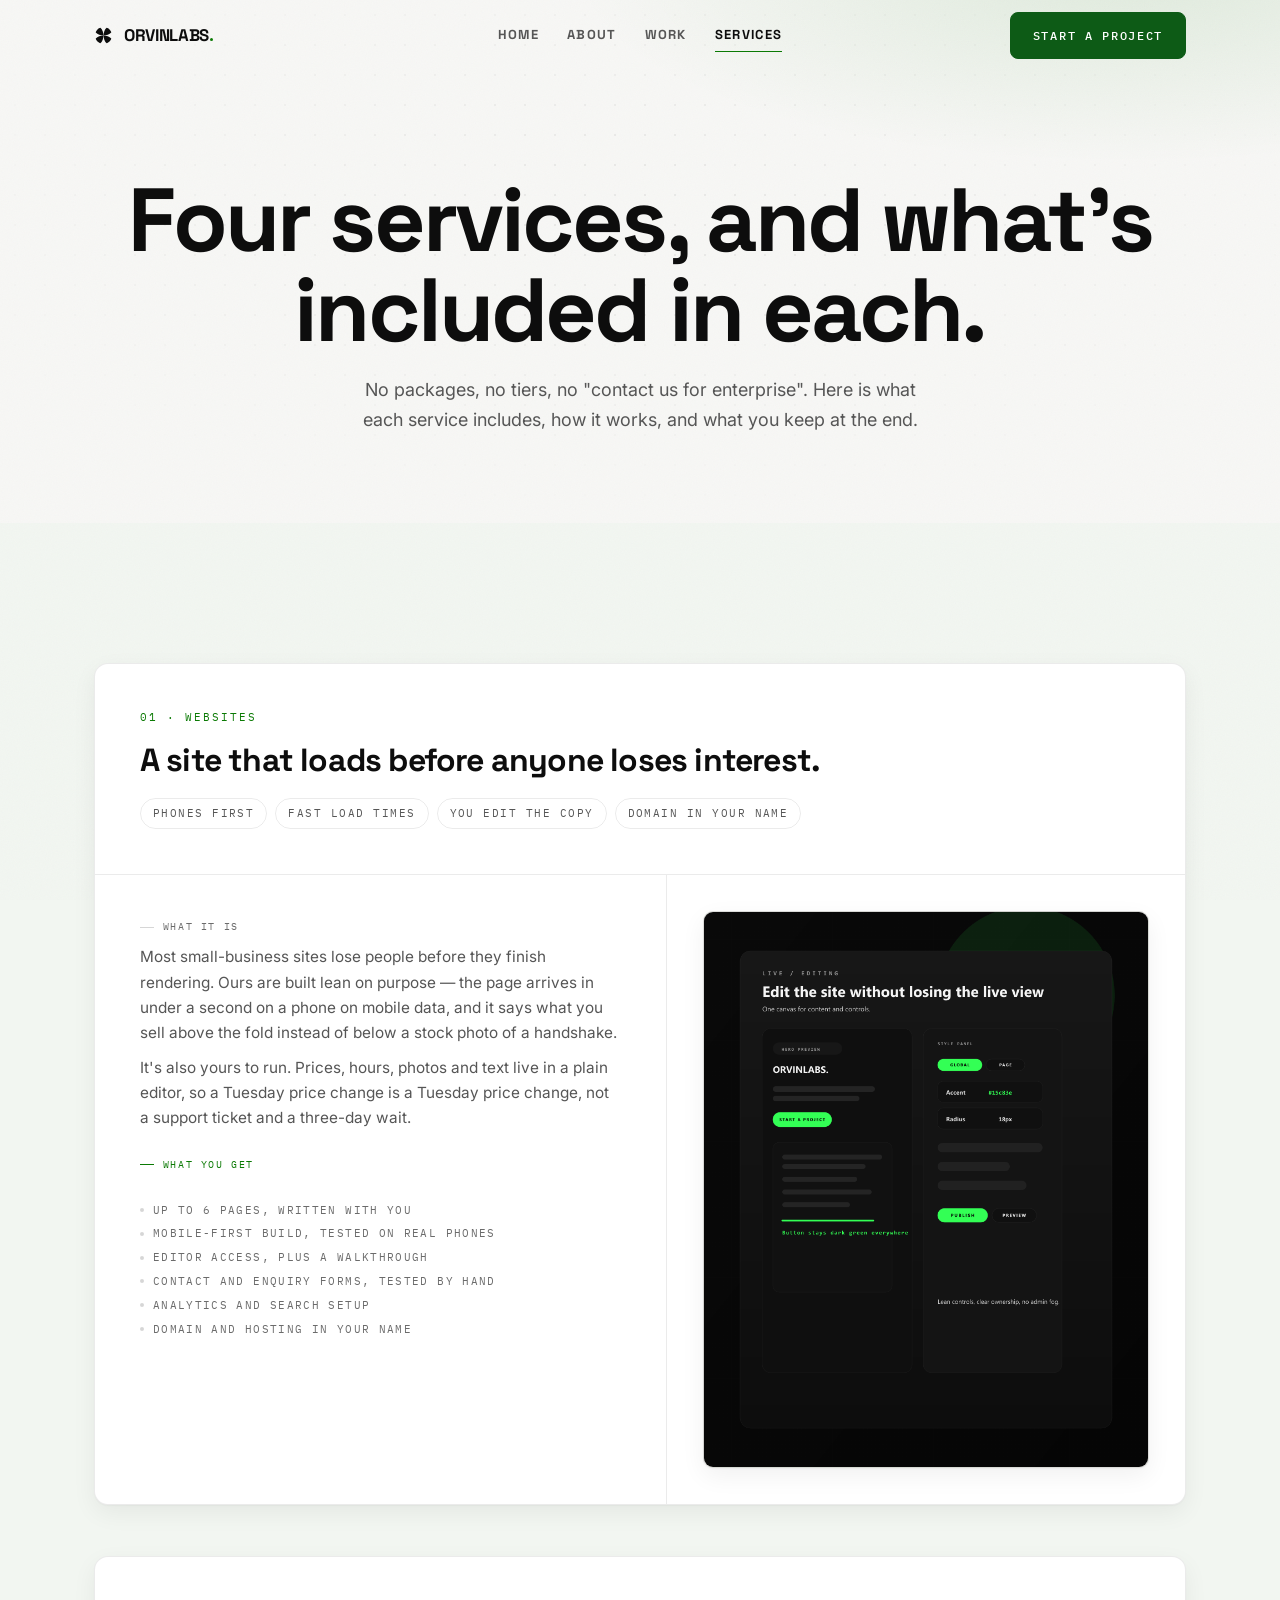
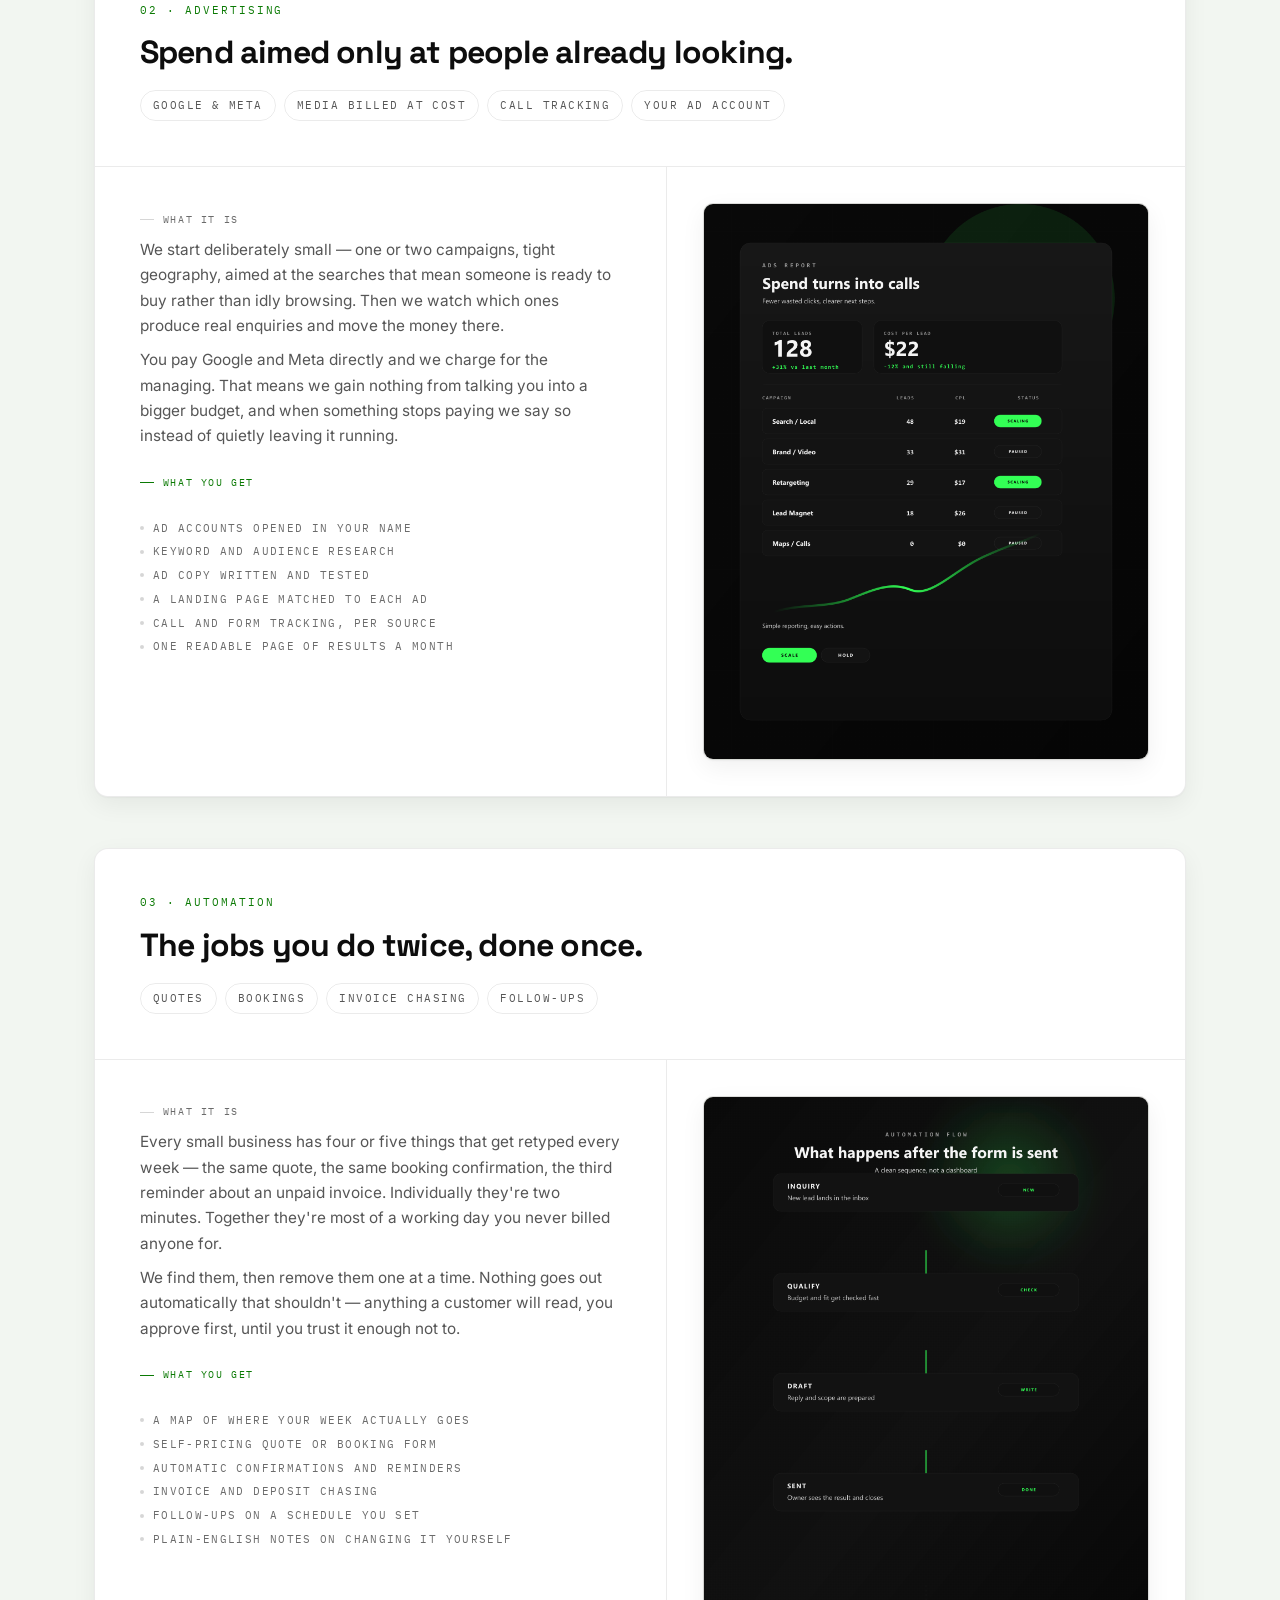
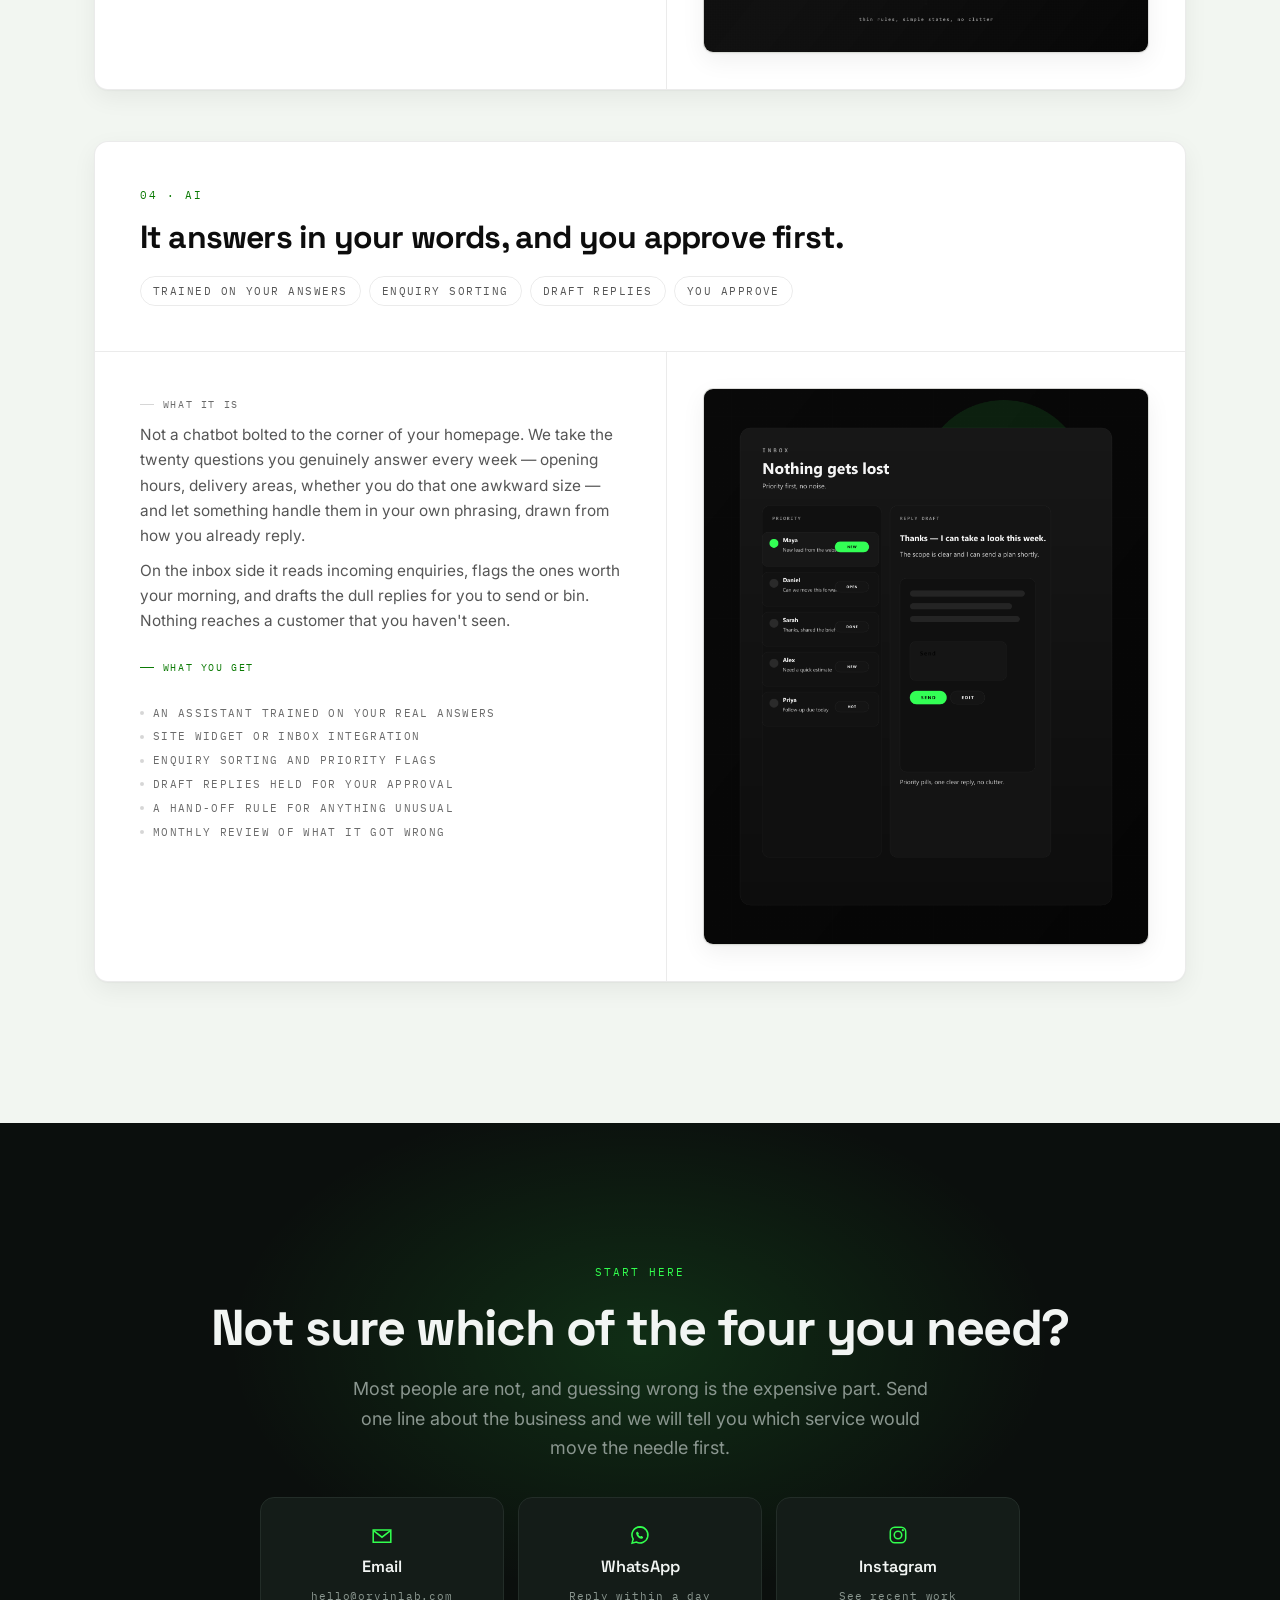
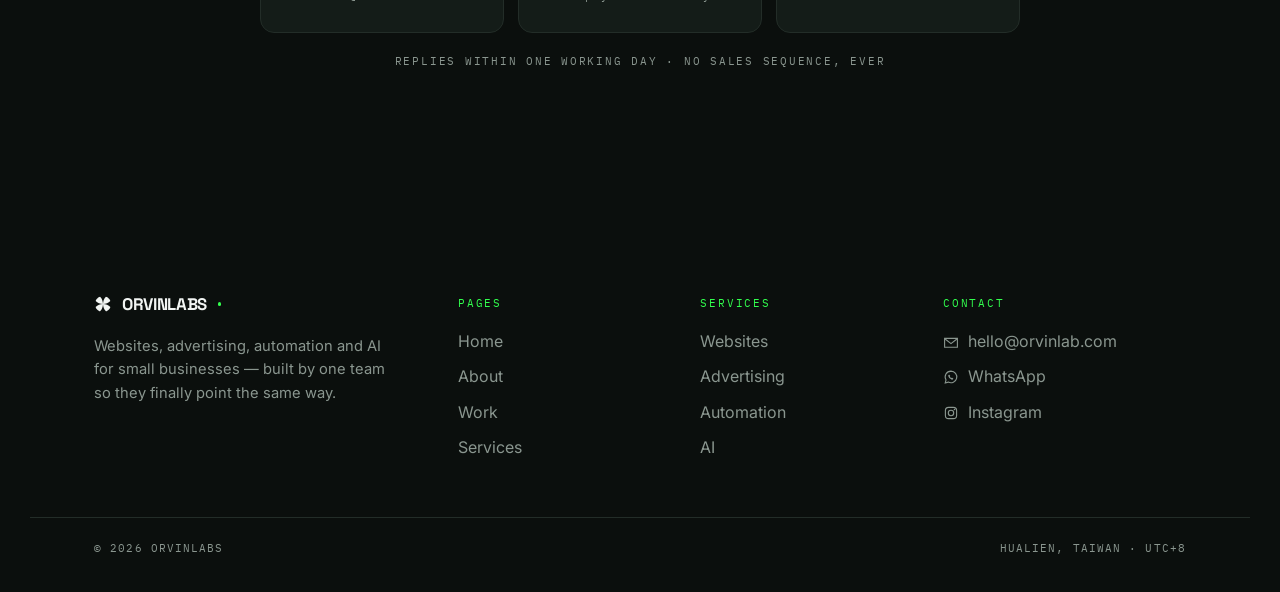
<file: products.html>
<!DOCTYPE html>
<html lang="en">
<head>
<meta charset="utf-8">
<meta name="viewport" content="width=device-width, initial-scale=1">
<title>Services — ORVINLABS</title>
<meta name="description" content="Websites, advertising, automation and AI for small businesses. See what each service includes, how it works, and what you keep at the end.">
<meta name="theme-color" content="#F7F7F5">
<meta name="robots" content="index,follow">
<meta property="og:title" content="Services — ORVINLABS">
<meta property="og:description" content="Websites, advertising, automation and AI for small businesses. See what each service includes, how it works, and what you keep at the end.">
<meta property="og:type" content="website">
<meta property="og:site_name" content="ORVINLABS">
<meta property="og:image" content="assets/og-card.svg">
<meta property="og:image:alt" content="ORVINLABS social card with dark background and neon green accent">
<meta name="twitter:card" content="summary_large_image">
<meta name="twitter:title" content="Services — ORVINLABS">
<meta name="twitter:description" content="Websites, ads, automation and AI for small businesses.">
<meta name="twitter:image" content="assets/og-card.svg">
<link rel="icon" href="assets/favicon.svg" type="image/svg+xml">

<link rel="preconnect" href="https://fonts.googleapis.com">
<link rel="preconnect" href="https://fonts.gstatic.com" crossorigin>
<link rel="stylesheet" href="https://fonts.googleapis.com/css2?family=Space+Grotesk:wght@600;700&family=Inter:wght@400;500;600&family=IBM+Plex+Mono:wght@400;500&display=swap">
<link rel="stylesheet" href="assets/styles.css">
</head>
<body>

<div class="loader" id="loader" hidden>
  <div class="loader__inner">
    <svg class="loader__mark" aria-hidden="true" focusable="false"><use href="#mark"/></svg>
    <div class="loader__wm" aria-hidden="true"><span style="--i:0">O</span><span style="--i:1">R</span><span style="--i:2">V</span><span style="--i:3">I</span><span style="--i:4">N</span><span style="--i:5">L</span><span style="--i:6">A</span><span style="--i:7">B</span><span style="--i:8">S</span><span style="--i:9">.</span></div>
    <div class="loader__rule"></div>
  </div>
</div>

<svg width="0" height="0" style="position:absolute" aria-hidden="true" focusable="false">
  <symbol id="mark" viewBox="-26 -26 52 52">
    <g fill="currentColor">
      <path d="M0 0C5.5-6.5 9.5-13 9-21C5-24-5-24-9-21C-9.5-13-5.5-6.5 0 0Z" transform="rotate(45)"/>
      <path d="M0 0C5.5-6.5 9.5-13 9-21C5-24-5-24-9-21C-9.5-13-5.5-6.5 0 0Z" transform="rotate(135)"/>
      <path d="M0 0C5.5-6.5 9.5-13 9-21C5-24-5-24-9-21C-9.5-13-5.5-6.5 0 0Z" transform="rotate(225)"/>
      <path d="M0 0C5.5-6.5 9.5-13 9-21C5-24-5-24-9-21C-9.5-13-5.5-6.5 0 0Z" transform="rotate(315)"/>
    </g>
  </symbol>
</svg>

<a class="skip" href="#main">Skip to content</a>
<div id="navSentinel" style="position:absolute;top:0;height:10px;width:1px" aria-hidden="true"></div>

<header class="nav" id="nav">
  <div class="nav__inner">
    <a class="nav__brand" href="index.html" aria-label="ORVINLABS — home">
      <svg class="petal" aria-hidden="true" focusable="false"><use href="#mark"/></svg>
      <span class="wm" aria-hidden="true">ORVINLABS<span class="wm__dot"></span></span>
    </a>

    <nav class="nav__links" aria-label="Main">
      <a class="nav__link" href="index.html">Home</a>
      <a class="nav__link" href="about.html">About</a>
      <a class="nav__link" href="work.html">Work</a>
      <a class="nav__link" href="products.html" aria-current="page">Services</a>
    </nav>

    <div class="nav__end">
      <a class="btn btn--neon" href="#contact">Start a project</a>
      <button class="nav__toggle" id="menuToggle" aria-expanded="false" aria-controls="menu">
        <span></span><span></span>
        <span class="sr">Open menu</span>
      </button>
    </div>
  </div>
</header>

<div class="menu" id="menu" data-closed>
  <a class="menu__link" href="index.html">Home</a>
  <a class="menu__link" href="about.html">About</a>
  <a class="menu__link" href="work.html">Work</a>
  <a class="menu__link" href="products.html" aria-current="page">Services</a>
  <div class="menu__foot">
    <a class="btn btn--neon" href="#contact">Start a project</a>
    <a class="tiny menu__mail" href="mailto:hello@orvinlab.com">hello@orvinlab.com</a>
  </div>
</div>

<main id="main">

  <!-- ======================= PAGE HEADER ======================= -->
  <section class="page-head surface--base">
    <div class="backdrop" aria-hidden="true">
      <div class="backdrop__grid"></div>
      <div class="backdrop__glow"></div>
    </div>
    <div class="page-head__inner wrap">
      <h1 class="h1 enter" style="--d:.15s">Four services, and what's included in each.</h1>
      <p class="lede enter" style="--d:.3s">
        No packages, no tiers, no "contact us for enterprise". Here is what each service
        includes, how it works, and what you keep at the end.
      </p>
    </div>
  </section>

  <!-- ======================= PILLARS ======================= -->
  <section class="section surface--tint">
    <div class="wrap">

      <!-- ---------- 01 WEBSITES ---------- -->
      <article class="case" data-reveal style="--i:0">
        <div class="case__head">
          <p class="eyebrow eyebrow--neon">01 &middot; Websites</p>
          <h2 class="case__title">A site that loads before anyone loses interest.</h2>
          <div class="chips">
            <span class="chip">Phones first</span>
            <span class="chip">Fast load times</span>
            <span class="chip">You edit the copy</span>
            <span class="chip">Domain in your name</span>
          </div>
        </div>
        <div class="case__grid">
          <div class="case__body">
            <div class="case__block">
              <p class="case__label">What it is</p>
              <p class="case__text">
                Most small-business sites lose people before they finish rendering. Ours
                are built lean on purpose — the page arrives in under a second on a phone
                on mobile data, and it says what you sell above the fold instead of below
                a stock photo of a handshake.
              </p>
              <p class="case__text">
                It's also yours to run. Prices, hours, photos and text live in a plain
                editor, so a Tuesday price change is a Tuesday price change, not a support
                ticket and a three-day wait.
              </p>
            </div>
            <div class="case__block case__block--result">
              <p class="case__label">What you get</p>
              <ul class="card__list card__list--tight">
                <li>Up to 6 pages, written with you</li>
                <li>Mobile-first build, tested on real phones</li>
                <li>Editor access, plus a walkthrough</li>
                <li>Contact and enquiry forms, tested by hand</li>
                <li>Analytics and search setup</li>
                <li>Domain and hosting in your name</li>
              </ul>
            </div>
          </div>
          <div class="case__aside">
            <div class="shot shot--tall">
              <img src="assets/shots/site-editor.png" width="1600" height="2000" alt="Website editor view with live preview and style controls" loading="lazy" decoding="async">
            </div>
          </div>
        </div>
      </article>

      <!-- ---------- 02 ADVERTISING ---------- -->
      <article class="case" data-reveal style="--i:1">
        <div class="case__head">
          <p class="eyebrow eyebrow--neon">02 &middot; Advertising</p>
          <h2 class="case__title">Spend aimed only at people already looking.</h2>
          <div class="chips">
            <span class="chip">Google &amp; Meta</span>
            <span class="chip">Media billed at cost</span>
            <span class="chip">Call tracking</span>
            <span class="chip">Your ad account</span>
          </div>
        </div>
        <div class="case__grid">
          <div class="case__body">
            <div class="case__block">
              <p class="case__label">What it is</p>
              <p class="case__text">
                We start deliberately small — one or two campaigns, tight geography, aimed
                at the searches that mean someone is ready to buy rather than idly
                browsing. Then we watch which ones produce real enquiries and move the
                money there.
              </p>
              <p class="case__text">
                You pay Google and Meta directly and we charge for the managing. That
                means we gain nothing from talking you into a bigger budget, and when
                something stops paying we say so instead of quietly leaving it running.
              </p>
            </div>
            <div class="case__block case__block--result">
              <p class="case__label">What you get</p>
              <ul class="card__list card__list--tight">
                <li>Ad accounts opened in your name</li>
                <li>Keyword and audience research</li>
                <li>Ad copy written and tested</li>
                <li>A landing page matched to each ad</li>
                <li>Call and form tracking, per source</li>
                <li>One readable page of results a month</li>
              </ul>
            </div>
          </div>
          <div class="case__aside">
            <div class="shot shot--tall">
              <img src="assets/shots/ads-report.png" width="1600" height="2000" alt="Advertising report with campaign rows, lead counts, costs, and a green trend line" loading="lazy" decoding="async">
            </div>
          </div>
        </div>
      </article>

      <!-- ---------- 03 AUTOMATION ---------- -->
      <article class="case" data-reveal style="--i:2">
        <div class="case__head">
          <p class="eyebrow eyebrow--neon">03 &middot; Automation</p>
          <h2 class="case__title">The jobs you do twice, done once.</h2>
          <div class="chips">
            <span class="chip">Quotes</span>
            <span class="chip">Bookings</span>
            <span class="chip">Invoice chasing</span>
            <span class="chip">Follow-ups</span>
          </div>
        </div>
        <div class="case__grid">
          <div class="case__body">
            <div class="case__block">
              <p class="case__label">What it is</p>
              <p class="case__text">
                Every small business has four or five things that get retyped every week —
                the same quote, the same booking confirmation, the third reminder about an
                unpaid invoice. Individually they're two minutes. Together they're most of
                a working day you never billed anyone for.
              </p>
              <p class="case__text">
                We find them, then remove them one at a time. Nothing goes out
                automatically that shouldn't — anything a customer will read, you approve
                first, until you trust it enough not to.
              </p>
            </div>
            <div class="case__block case__block--result">
              <p class="case__label">What you get</p>
              <ul class="card__list card__list--tight">
                <li>A map of where your week actually goes</li>
                <li>Self-pricing quote or booking form</li>
                <li>Automatic confirmations and reminders</li>
                <li>Invoice and deposit chasing</li>
                <li>Follow-ups on a schedule you set</li>
                <li>Plain-English notes on changing it yourself</li>
              </ul>
            </div>
          </div>
          <div class="case__aside">
            <div class="shot shot--tall">
              <img src="assets/shots/automation-flow.png" width="1600" height="2000" alt="Automation flow diagram with connected steps and a thin neon line" loading="lazy" decoding="async">
            </div>
          </div>
        </div>
      </article>

      <!-- ---------- 04 AI ---------- -->
      <article class="case" data-reveal style="--i:3">
        <div class="case__head">
          <p class="eyebrow eyebrow--neon">04 &middot; AI</p>
          <h2 class="case__title">It answers in your words, and you approve first.</h2>
          <div class="chips">
            <span class="chip">Trained on your answers</span>
            <span class="chip">Enquiry sorting</span>
            <span class="chip">Draft replies</span>
            <span class="chip">You approve</span>
          </div>
        </div>
        <div class="case__grid">
          <div class="case__body">
            <div class="case__block">
              <p class="case__label">What it is</p>
              <p class="case__text">
                Not a chatbot bolted to the corner of your homepage. We take the twenty
                questions you genuinely answer every week — opening hours, delivery areas,
                whether you do that one awkward size — and let something handle them in
                your own phrasing, drawn from how you already reply.
              </p>
              <p class="case__text">
                On the inbox side it reads incoming enquiries, flags the ones worth your
                morning, and drafts the dull replies for you to send or bin. Nothing
                reaches a customer that you haven't seen.
              </p>
            </div>
            <div class="case__block case__block--result">
              <p class="case__label">What you get</p>
              <ul class="card__list card__list--tight">
                <li>An assistant trained on your real answers</li>
                <li>Site widget or inbox integration</li>
                <li>Enquiry sorting and priority flags</li>
                <li>Draft replies held for your approval</li>
                <li>A hand-off rule for anything unusual</li>
                <li>Monthly review of what it got wrong</li>
              </ul>
            </div>
          </div>
          <div class="case__aside">
            <div class="shot shot--tall">
              <img src="assets/shots/inbox-view.png" width="1600" height="2000" alt="Priority inbox with a drafted reply and send or edit actions" loading="lazy" decoding="async">
            </div>
          </div>
        </div>
      </article>

    </div>
  </section>

  <!-- ======================= CONTACT ======================= -->
      <div id="site-contact" data-eyebrow="Start here" data-heading="Not sure which of the four you need?" data-lede="Most people are not, and guessing wrong is the expensive part. Send one line about the business and we will tell you which service would move the needle first."></div>

</main>

<div id="site-footer"></div>

<script src="assets/chrome.js"></script>
<script src="assets/main.js" defer></script>
</body>
</html>
</file>
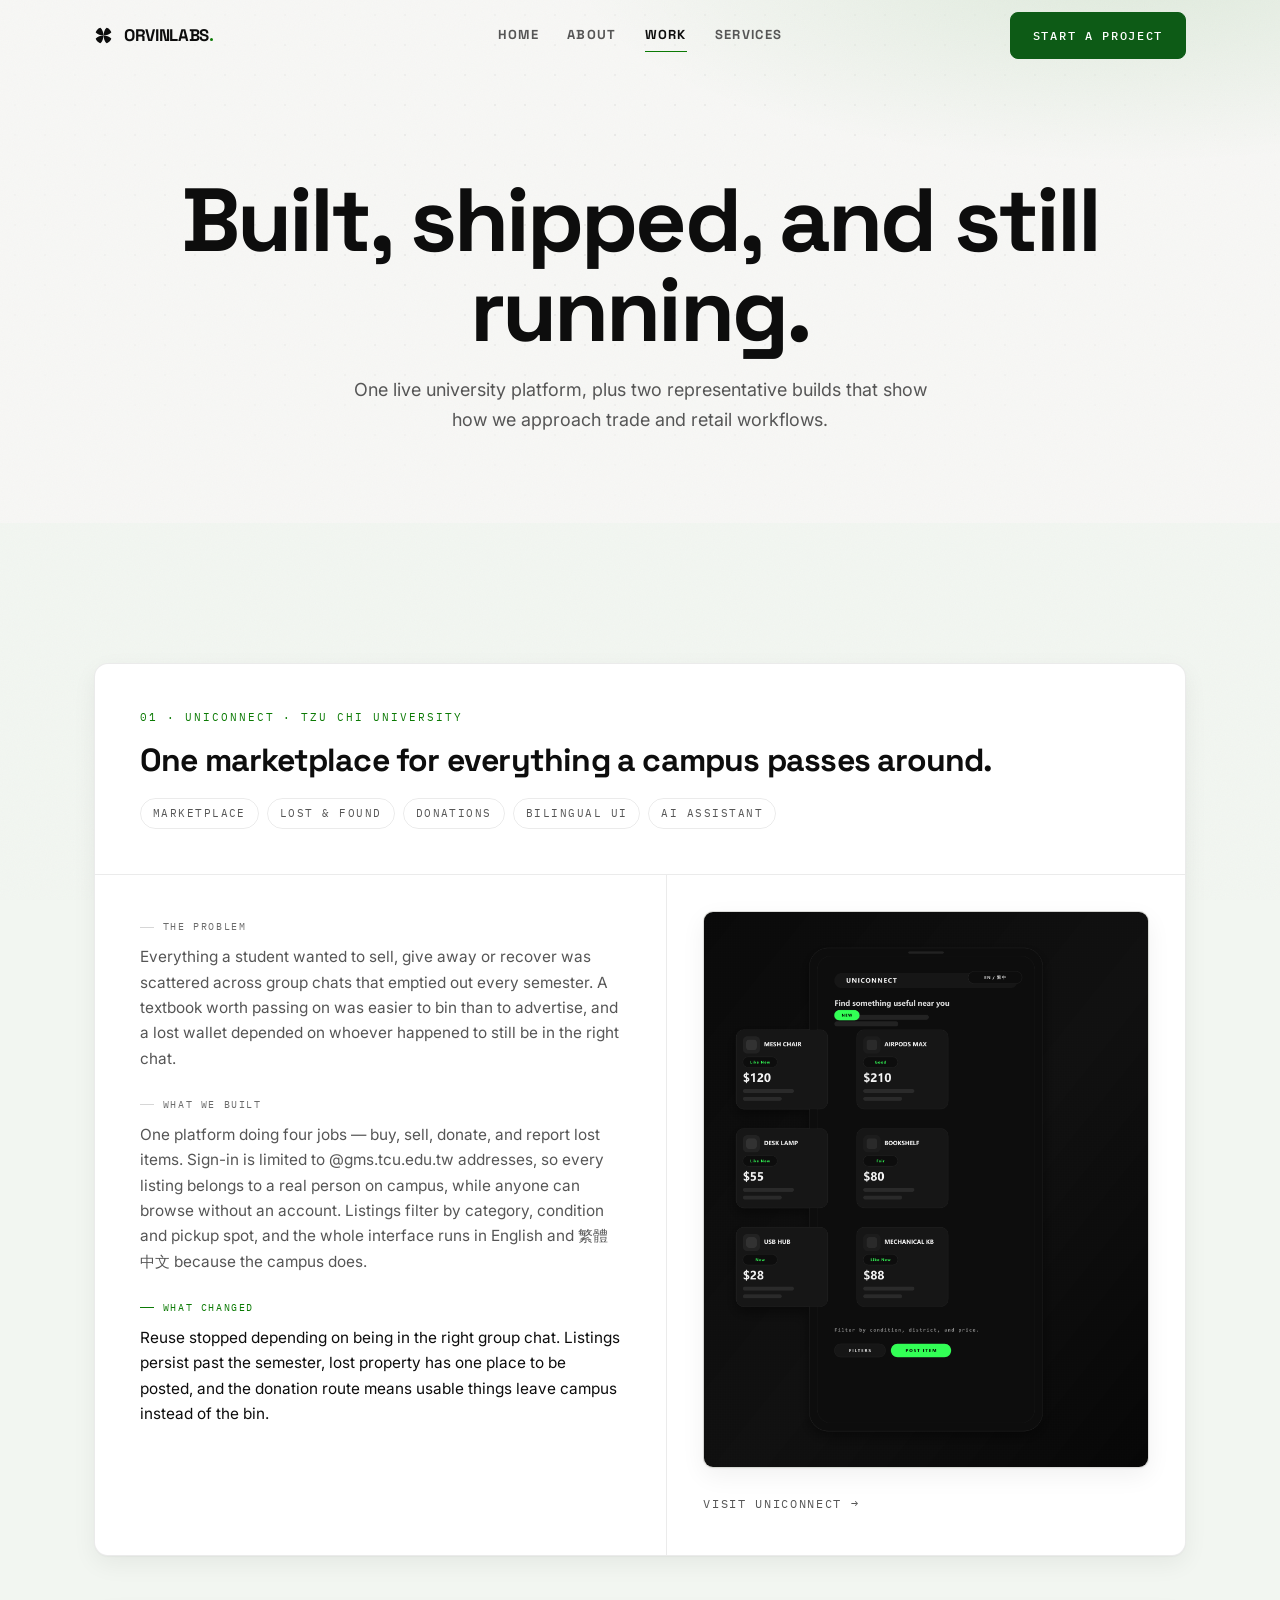
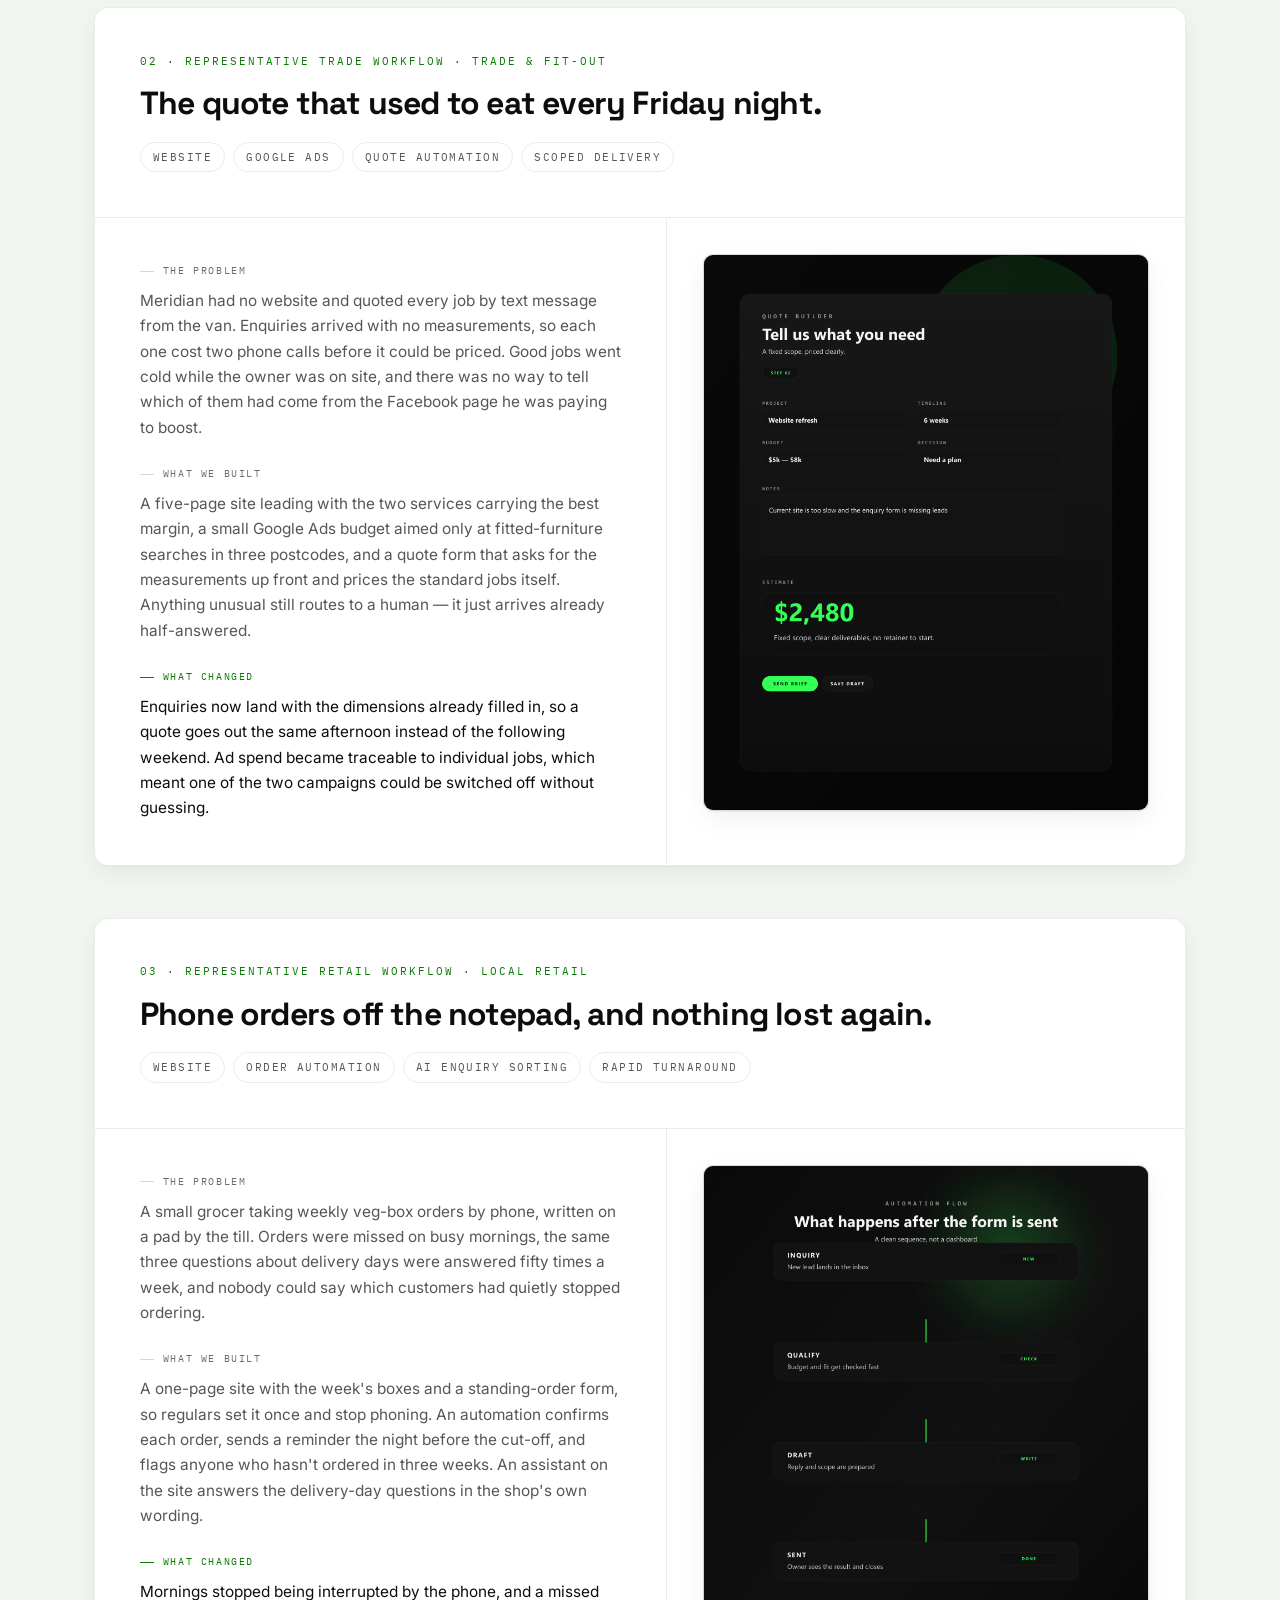
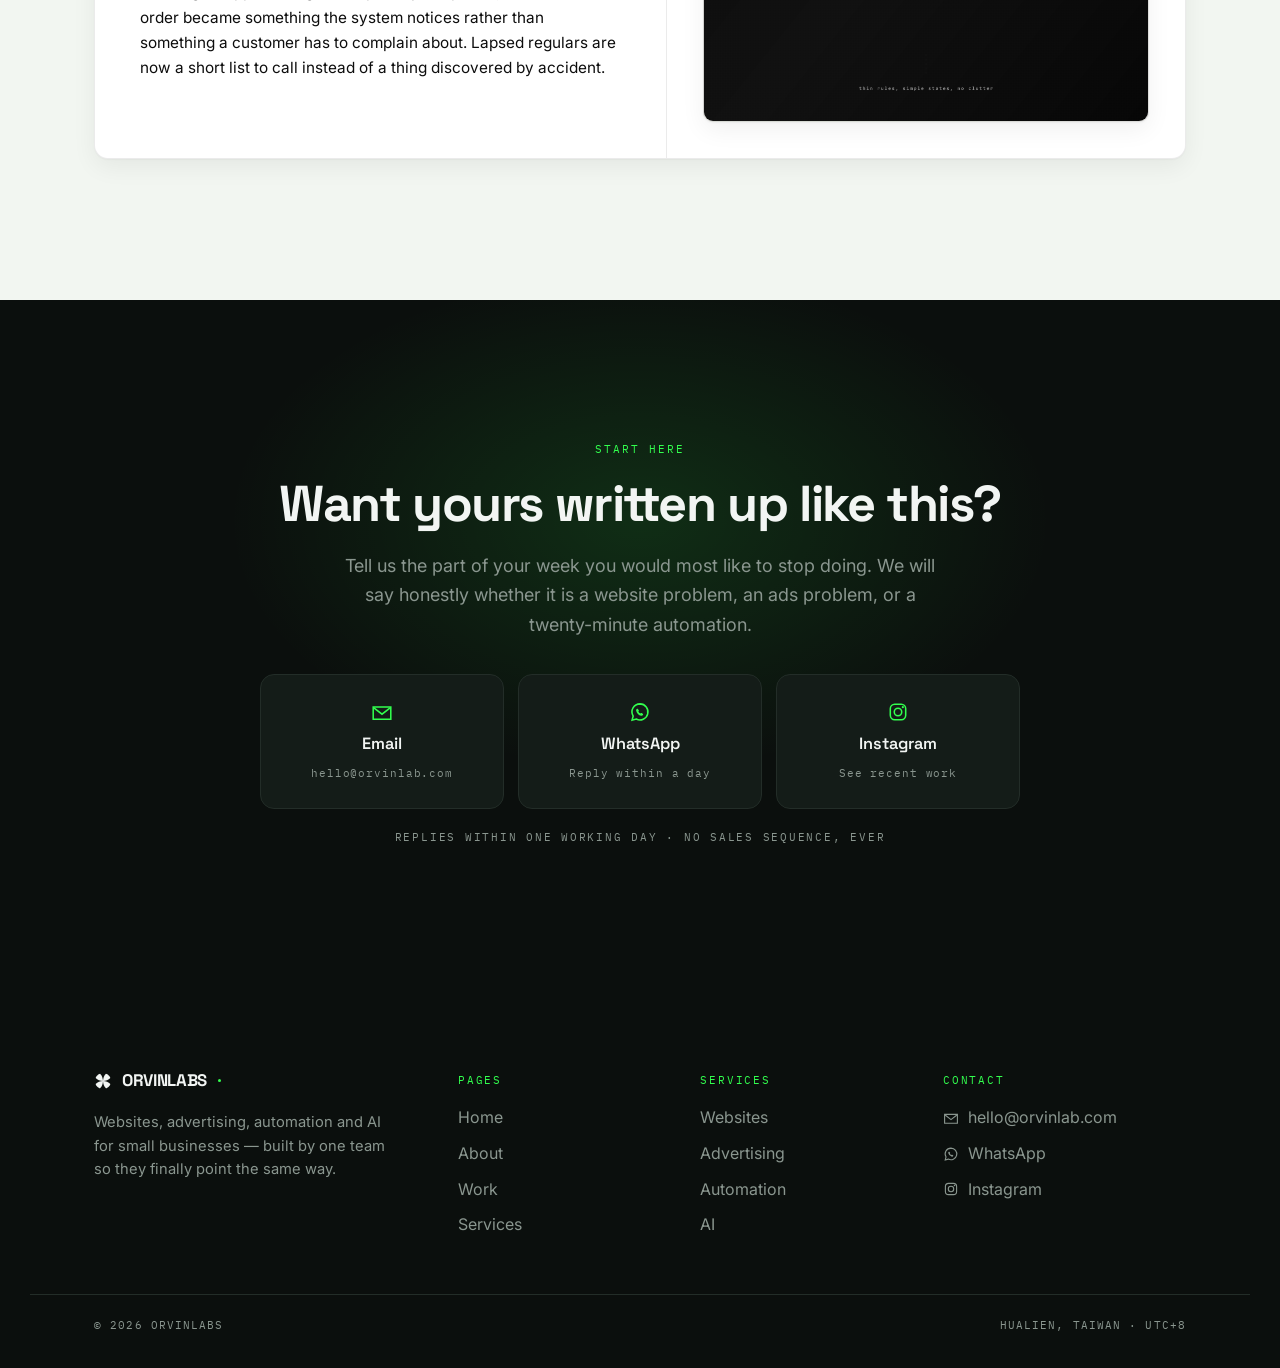
<file: work.html>
<!DOCTYPE html>
<html lang="en">
<head>
<meta charset="utf-8">
<meta name="viewport" content="width=device-width, initial-scale=1">
<title>Selected work — ORVINLABS</title>
<meta name="description" content="Selected ORVINLABS projects, including UniConnect for Tzu Chi University and representative trade and retail workflows that show how we work.">
<meta name="theme-color" content="#F7F7F5">
<meta name="robots" content="index,follow">
<meta property="og:title" content="Selected work — ORVINLABS">
<meta property="og:description" content="Selected ORVINLABS projects, including UniConnect for Tzu Chi University and representative trade and retail workflows that show how we work.">
<meta property="og:type" content="website">
<meta property="og:site_name" content="ORVINLABS">
<meta property="og:image" content="assets/og-card.svg">
<meta property="og:image:alt" content="ORVINLABS social card with dark background and neon green accent">
<meta name="twitter:card" content="summary_large_image">
<meta name="twitter:title" content="Selected work — ORVINLABS">
<meta name="twitter:description" content="Live and representative projects that show how ORVINLABS approaches websites, ads and automation.">
<meta name="twitter:image" content="assets/og-card.svg">
<link rel="icon" href="assets/favicon.svg" type="image/svg+xml">

<link rel="preconnect" href="https://fonts.googleapis.com">
<link rel="preconnect" href="https://fonts.gstatic.com" crossorigin>
<link rel="stylesheet" href="https://fonts.googleapis.com/css2?family=Space+Grotesk:wght@600;700&family=Inter:wght@400;500;600&family=IBM+Plex+Mono:wght@400;500&display=swap">
<link rel="stylesheet" href="assets/styles.css">
</head>
<body>

<div class="loader" id="loader" hidden>
  <div class="loader__inner">
    <svg class="loader__mark" aria-hidden="true" focusable="false"><use href="#mark"/></svg>
    <div class="loader__wm" aria-hidden="true"><span style="--i:0">O</span><span style="--i:1">R</span><span style="--i:2">V</span><span style="--i:3">I</span><span style="--i:4">N</span><span style="--i:5">L</span><span style="--i:6">A</span><span style="--i:7">B</span><span style="--i:8">S</span><span style="--i:9">.</span></div>
    <div class="loader__rule"></div>
  </div>
</div>

<svg width="0" height="0" style="position:absolute" aria-hidden="true" focusable="false">
  <symbol id="mark" viewBox="-26 -26 52 52">
    <g fill="currentColor">
      <path d="M0 0C5.5-6.5 9.5-13 9-21C5-24-5-24-9-21C-9.5-13-5.5-6.5 0 0Z" transform="rotate(45)"/>
      <path d="M0 0C5.5-6.5 9.5-13 9-21C5-24-5-24-9-21C-9.5-13-5.5-6.5 0 0Z" transform="rotate(135)"/>
      <path d="M0 0C5.5-6.5 9.5-13 9-21C5-24-5-24-9-21C-9.5-13-5.5-6.5 0 0Z" transform="rotate(225)"/>
      <path d="M0 0C5.5-6.5 9.5-13 9-21C5-24-5-24-9-21C-9.5-13-5.5-6.5 0 0Z" transform="rotate(315)"/>
    </g>
  </symbol>
</svg>

<a class="skip" href="#main">Skip to content</a>
<div id="navSentinel" style="position:absolute;top:0;height:10px;width:1px" aria-hidden="true"></div>

<header class="nav" id="nav">
  <div class="nav__inner">
    <a class="nav__brand" href="index.html" aria-label="ORVINLABS — home">
      <svg class="petal" aria-hidden="true" focusable="false"><use href="#mark"/></svg>
      <span class="wm" aria-hidden="true">ORVINLABS<span class="wm__dot"></span></span>
    </a>

    <nav class="nav__links" aria-label="Main">
      <a class="nav__link" href="index.html">Home</a>
      <a class="nav__link" href="about.html">About</a>
      <a class="nav__link" href="work.html" aria-current="page">Work</a>
      <a class="nav__link" href="products.html">Services</a>
    </nav>

    <div class="nav__end">
      <a class="btn btn--neon" href="#contact">Start a project</a>
      <button class="nav__toggle" id="menuToggle" aria-expanded="false" aria-controls="menu">
        <span></span><span></span>
        <span class="sr">Open menu</span>
      </button>
    </div>
  </div>
</header>

<div class="menu" id="menu" data-closed>
  <a class="menu__link" href="index.html">Home</a>
  <a class="menu__link" href="about.html">About</a>
  <a class="menu__link" href="work.html" aria-current="page">Work</a>
  <a class="menu__link" href="products.html">Services</a>
  <div class="menu__foot">
    <a class="btn btn--neon" href="#contact">Start a project</a>
    <a class="tiny menu__mail" href="mailto:hello@orvinlab.com">hello@orvinlab.com</a>
  </div>
</div>

<main id="main">

  <!-- ======================= PAGE HEADER ======================= -->
  <section class="page-head surface--base">
    <div class="backdrop" aria-hidden="true">
      <div class="backdrop__grid"></div>
      <div class="backdrop__glow"></div>
    </div>
    <div class="page-head__inner wrap">
      <h1 class="h1 enter" style="--d:.15s">Built, shipped, and still running.</h1>
      <p class="lede enter" style="--d:.3s">
        One live university platform, plus two representative builds that show how we
        approach trade and retail workflows.
      </p>
    </div>
  </section>

  <!-- ======================= CASE STUDIES =======================
       TEMPLATE SLOT — one <article class="case" data-reveal style="--i:0"> per project. To add another,
       copy a whole <article> and replace the labelled fields.
  ================================================================= -->
  <section class="section surface--tint">
    <div class="wrap">

      <!-- ---------- CASE 1 — REAL PROJECT ---------- -->
      <article class="case" data-reveal style="--i:1">
        <div class="case__head">
          <p class="eyebrow eyebrow--neon">01 &middot; UniConnect &middot; Tzu Chi University</p>
          <h2 class="case__title">One marketplace for everything a campus passes around.</h2>
          <div class="chips">
            <span class="chip">Marketplace</span>
            <span class="chip">Lost &amp; found</span>
            <span class="chip">Donations</span>
            <span class="chip">Bilingual UI</span>
            <span class="chip">AI assistant</span>
          </div>
        </div>

        <div class="case__grid">
          <div class="case__body">
            <div class="case__block">
              <p class="case__label">The problem</p>
              <p class="case__text">
                Everything a student wanted to sell, give away or recover was scattered
                across group chats that emptied out every semester. A textbook worth
                passing on was easier to bin than to advertise, and a lost wallet
                depended on whoever happened to still be in the right chat.
              </p>
            </div>

            <div class="case__block">
              <p class="case__label">What we built</p>
              <p class="case__text">
                One platform doing four jobs — buy, sell, donate, and report lost items.
                Sign-in is limited to <span class="nowrap">@gms.tcu.edu.tw</span>
                addresses, so every listing belongs to a real person on campus, while
                anyone can browse without an account. Listings filter by category,
                condition and pickup spot, and the whole interface runs in English and
                <span lang="zh-Hant">繁體中文</span> because the campus does.
              </p>
            </div>

            <div class="case__block case__block--result">
              <p class="case__label">What changed</p>
              <p class="case__text">
                Reuse stopped depending on being in the right group chat. Listings
                persist past the semester, lost property has one place to be posted, and
                the donation route means usable things leave campus instead of the bin.
              </p>
            </div>
          </div>

          <div class="case__aside">
            <div class="shot shot--tall">
              <img src="assets/shots/uniconnect-phone.png" width="1600" height="2000" alt="UniConnect phone mockup with item cards, condition tags, and language toggle" loading="lazy" decoding="async">
            </div>
            <a class="textlink" href="https://tcu-community-marketplace.vercel.app/"
               target="_blank" rel="noopener noreferrer">
              Visit UniConnect <span class="arrow" aria-hidden="true">&rarr;</span>
            </a>
          </div>
        </div>
      </article>

      <!-- ---------- CASE 2 ---------- -->
      <article class="case" data-reveal style="--i:2">
        <div class="case__head">
          <p class="eyebrow eyebrow--neon">02 &middot; Representative trade workflow &middot; Trade &amp; fit-out</p>
          <h2 class="case__title">The quote that used to eat every Friday night.</h2>
          <div class="chips">
            <span class="chip">Website</span>
            <span class="chip">Google Ads</span>
            <span class="chip">Quote automation</span>
            <span class="chip">Scoped delivery</span>
          </div>
        </div>

        <div class="case__grid">
          <div class="case__body">
            <div class="case__block">
              <p class="case__label">The problem</p>
              <p class="case__text">
                Meridian had no website and quoted every job by text message from the
                van. Enquiries arrived with no measurements, so each one cost two phone
                calls before it could be priced. Good jobs went cold while the owner was
                on site, and there was no way to tell which of them had come from the
                Facebook page he was paying to boost.
              </p>
            </div>

            <div class="case__block">
              <p class="case__label">What we built</p>
              <p class="case__text">
                A five-page site leading with the two services carrying the best margin,
                a small Google Ads budget aimed only at fitted-furniture searches in
                three postcodes, and a quote form that asks for the measurements up front
                and prices the standard jobs itself. Anything unusual still routes to a
                human — it just arrives already half-answered.
              </p>
            </div>

            <div class="case__block case__block--result">
              <p class="case__label">What changed</p>
              <p class="case__text">
                Enquiries now land with the dimensions already filled in, so a quote goes
                out the same afternoon instead of the following weekend. Ad spend became
                traceable to individual jobs, which meant one of the two campaigns could
                be switched off without guessing.
              </p>
            </div>
          </div>

          <div class="case__aside">
            <div class="shot shot--tall">
              <img src="assets/shots/quote-form.png" width="1600" height="2000" alt="Filled quote form with fields, estimate, and send brief button" loading="lazy" decoding="async">
            </div>
          </div>
        </div>
      </article>

      <!-- ---------- CASE 3 ---------- -->
      <article class="case" data-reveal style="--i:3">
        <div class="case__head">
          <p class="eyebrow eyebrow--neon">03 &middot; Representative retail workflow &middot; Local retail</p>
          <h2 class="case__title">Phone orders off the notepad, and nothing lost again.</h2>
          <div class="chips">
            <span class="chip">Website</span>
            <span class="chip">Order automation</span>
            <span class="chip">AI enquiry sorting</span>
            <span class="chip">Rapid turnaround</span>
          </div>
        </div>

        <div class="case__grid">
          <div class="case__body">
            <div class="case__block">
              <p class="case__label">The problem</p>
              <p class="case__text">
                A small grocer taking weekly veg-box orders by phone, written on a pad by
                the till. Orders were missed on busy mornings, the same three questions
                about delivery days were answered fifty times a week, and nobody could
                say which customers had quietly stopped ordering.
              </p>
            </div>

            <div class="case__block">
              <p class="case__label">What we built</p>
              <p class="case__text">
                A one-page site with the week's boxes and a standing-order form, so
                regulars set it once and stop phoning. An automation confirms each order,
                sends a reminder the night before the cut-off, and flags anyone who
                hasn't ordered in three weeks. An assistant on the site answers the
                delivery-day questions in the shop's own wording.
              </p>
            </div>

            <div class="case__block case__block--result">
              <p class="case__label">What changed</p>
              <p class="case__text">
                Mornings stopped being interrupted by the phone, and a missed order
                became something the system notices rather than something a customer has
                to complain about. Lapsed regulars are now a short list to call instead
                of a thing discovered by accident.
              </p>
            </div>
          </div>

          <div class="case__aside">
            <div class="shot shot--tall">
              <img src="assets/shots/automation-flow.png" width="1600" height="2000" alt="Automation flow diagram with four connected steps and a neon green line" loading="lazy" decoding="async">
            </div>
          </div>
        </div>
      </article>

    </div>
  </section>

  <!-- ======================= CONTACT ======================= -->
      <div id="site-contact" data-eyebrow="Start here" data-heading="Want yours written up like this?" data-lede="Tell us the part of your week you would most like to stop doing. We will say honestly whether it is a website problem, an ads problem, or a twenty-minute automation."></div>

</main>

<div id="site-footer"></div>

<script src="assets/chrome.js"></script>
<script src="assets/main.js" defer></script>
</body>
</html>
</file>
<file: assets/styles.css>
/* ============================================================
   ORVINLAB — shared stylesheet
   Loaded by index.html / about.html / work.html / products.html
   ============================================================ */

/* ============================================================
   TOKENS — the single source of truth.
   Nothing below this block may contain a literal colour, duration,
   easing or shadow. If a value is needed and no token fits, add the
   token here first.

   Two rules that are load-bearing, not stylistic:
   · --accent (#0b7a04) is for LIGHT surfaces only — it measures 3.49:1
     on --surface-inverse and fails AA there.
   · --accent-bright (#32ff4e) is for DARK surfaces only — it measures
     1.35:1 on white and is effectively invisible.
   They are never interchangeable. The inverse block re-points --accent
   at --accent-bright so components inside it stay legible without
   knowing which surface they landed on.
   ============================================================ */
:root{
  /* ---------- SURFACES ---------- */
  --surface-base:#F7F7F5;      /* page default */
  --surface-raised:#FFFFFF;    /* cards, panels — always lighter than any section */
  --surface-sunken:#EFEFEC;    /* alternating section bands */
  --surface-tint:#F2F6F1;      /* faint green wash, used sparingly */
  --surface-inverse:#0B0F0D;   /* the dark anchor: contact + footer */
  --surface-inverse-raised:#141C18;  /* channel cards on the dark anchor */

  /* ---------- INK ---------- */
  --text:#0d0d0d;              /* 18.9:1 on base */
  --text-muted:#565656;        /* 7.0:1 */
  --text-faint:#6b6b6b;        /* 5.3:1 */
  --text-inverse:#F2F5F3;      /* 17.6:1 on inverse */
  --text-inverse-muted:#8A968F;/* 6.3:1 on inverse, 5.7:1 on inverse-raised */
  --on-accent:#0B0F0D;         /* ink on a bright-accent fill */
  --on-cta:#FFFFFF;            /* ink on the solid CTA fill */

  /* ---------- ACCENT ---------- */
  --accent:#0b7a04;            /* 5.5:1 on base — light surfaces only */
  --accent-bright:#32ff4e;     /* 14.3:1 on inverse — dark surfaces only */
  --accent-wash:rgba(11,122,4,.06);   /* hover fills */
  --accent-wash-strong:rgba(11,122,4,.10);
  --cta:#0d5b16;
  --cta-hover:#0a4a12;

  /* ---------- BORDERS ---------- */
  --border-hairline:rgba(0,0,0,.08);
  --border-strong:rgba(0,0,0,.16);
  --border-hairline-inverse:#232D28;
  --border-strong-inverse:#587166;    /* 3.3:1 on inverse-raised — safe for focus */
  --dot-ink:rgba(0,0,0,.10);
  --glow-inverse:rgba(50,255,78,.13);          /* decorative grid dots, not a border */

  /* ---------- GLASS ---------- */
  --scrim:rgba(255,255,255,.72);
  --scrim-menu:rgba(255,255,255,.96);
  --blur-nav:12px;
  --sat-nav:155%;
  --blur-menu:22px;
  --sat-menu:150%;

  /* ---------- ELEVATION — two levels, never more visible at once ---------- */
  --shadow-raised:0 1px 2px rgba(13,13,13,.04),0 8px 24px rgba(13,13,13,.06);
  --shadow-hover:0 2px 4px rgba(13,13,13,.05),0 14px 34px rgba(13,13,13,.10);

  /* ---------- MOTION ---------- */
  --ease-out:cubic-bezier(0.22, 1, 0.36, 1);
  --ease-in-out:cubic-bezier(0.65, 0, 0.35, 1);
  /* linear survives for exactly two ambient infinite loops: a rotation or a
     drift on any other curve visibly stutters at the seam. Named, not literal. */
  --ease-linear:linear;
  --dur-fast:160ms;
  --dur-base:280ms;
  --dur-slow:600ms;
  --dur-nil:.01ms;             /* reduced-motion sentinel — not 0s, so transitionend still fires */

  /* ambient loops + the one-off hero entrance */
  --dur-enter:900ms;
  --dur-spin:14s;
  --dur-drift:30s;
  --dur-pulse:2.4s;

  /* ---------- REVEALS ---------- */
  --reveal-shift:20px;
  --stagger:70ms;
  --stagger-cap:6;             /* steps, so the last card never arrives late */

  /* ---------- RADII ---------- */
  --radius:14px;
  --radius-sm:10px;
  --radius-btn:8px;
  --radius-pill:99px;
  --hair:1px;
  --hair-2:1.5px;

  /* ---------- TYPE ---------- */
  --font-display:"Space Grotesk",system-ui,sans-serif;
  /* Inter carries no CJK, so name the platform faces before the generic
     fallback — the 繁體中文 in the work copy would otherwise land on
     whatever the UA picks, which is rarely the nicest option available */
  --font-body:"Inter","Microsoft JhengHei","PingFang TC","Noto Sans TC",system-ui,sans-serif;
  --font-mono:"IBM Plex Mono",ui-monospace,monospace;

  /* ---------- LAYOUT ---------- */
  --nav-h:72px;
  --gutter:clamp(20px,5vw,64px);
  --maxw:1220px;
}

/* ============================================================
   SURFACE CLASSES — applied explicitly per section, never by
   :nth-child, so deleting or reordering a section cannot silently
   reshuffle the rhythm.
   ============================================================ */
.surface--base{background:var(--surface-base)}
.surface--sunken{background:var(--surface-sunken)}
.surface--tint{background:var(--surface-tint)}
.surface--inverse{
  background:var(--surface-inverse);
  color:var(--text-inverse);
  /* Components inside inherit these, so a .btn or .eyebrow lands legible
     without needing to know which surface it is on. */
  --text:var(--text-inverse);
  --text-muted:var(--text-inverse-muted);
  --text-faint:var(--text-inverse-muted);
  --accent:var(--accent-bright);
  --surface-base:var(--surface-inverse);
  --surface-raised:var(--surface-inverse-raised);
  --surface-sunken:var(--surface-inverse);
  --border-hairline:var(--border-hairline-inverse);
  --border-strong:var(--border-strong-inverse);
  --accent-wash:rgba(50,255,78,.08);
  --shadow-raised:none;
  --shadow-hover:none;
}

/* ---------------- RESET / BASE ---------------- */
*,*::before,*::after{box-sizing:border-box}
html{
  -webkit-text-size-adjust:100%;
  scroll-behavior:smooth;
  scroll-padding-top:calc(var(--nav-h) + 24px);
}
body{
  margin:0;
  background:var(--surface-base);
  color:var(--text);
  font-family:var(--font-body);
  font-size:16px;
  line-height:1.6;
  -webkit-font-smoothing:antialiased;
  overflow-x:hidden;
}
body[data-menu-open]{overflow:hidden}
h1,h2,h3,p,ul,ol,figure{margin:0}
ul,ol{padding:0;list-style:none}
a{color:inherit;text-decoration:none}
img,svg{display:block;max-width:100%}
button{font:inherit;color:inherit;background:none;border:0;cursor:pointer}

/* no border-radius here — the outline already follows each element's own
   radius, and setting it would flatten the buttons' corners while focused */
:focus-visible{outline:2px solid var(--accent);outline-offset:3px}

.skip{
  position:fixed;left:var(--gutter);top:14px;z-index:200;
  padding:12px 18px;background:var(--accent-bright);color:var(--on-accent);
  font-family:var(--font-mono);font-size:12px;text-transform:uppercase;letter-spacing:.14em;
  transform:translateY(-160px);          /* transform, not top — compositor only */
  transition:transform var(--dur-fast) var(--ease-out);
}
.skip:focus{transform:none}

.sr{
  position:absolute;width:1px;height:1px;padding:0;margin:-1px;
  overflow:hidden;clip:rect(0 0 0 0);white-space:nowrap;border:0;
}
.nowrap{white-space:nowrap}
.contact .tiny{color:var(--text-muted)}


/* ---------------- SEAM ----------------
   Inset to the container, not full-bleed: a rule that runs to the viewport
   edge reads as a table border. This one stops where the content stops. */
.section + .section::before{
  content:"";
  position:absolute;top:0;left:0;right:0;margin:0 auto;
  width:min(calc(100% - 2 * var(--gutter)), var(--maxw));
  height:var(--hair);
  background:var(--border-hairline);
}
/* where the surface flips to dark, the surface edge IS the seam */
.surface--inverse::before{display:none}

/* ---------------- GRAIN ----------------
   One fixed overlay for the whole page. feTurbulence inlined as a data URI so
   there is no extra request and nothing to 404. Sits above the section
   backgrounds and below content, which is why .wrap is lifted to z-index 2. */
body::after{
  content:"";
  position:fixed;inset:0;
  z-index:1;
  pointer-events:none;
  opacity:.03;
  background-image:url("data:image/svg+xml,%3Csvg xmlns='http://www.w3.org/2000/svg' width='160' height='160'%3E%3Cfilter id='n'%3E%3CfeTurbulence type='fractalNoise' baseFrequency='0.82' numOctaves='3' stitchTiles='stitch'/%3E%3C/filter%3E%3Crect width='160' height='160' filter='url(%23n)'/%3E%3C/svg%3E");
}
.wrap{position:relative;z-index:2}



/* ---------------- SPACING UTILITIES ----------------
   Named so the magic numbers live here, not scattered through four pages. */
.stack-lg{margin-top:clamp(28px,4vw,52px)}
.stack-md{margin-top:clamp(26px,3.5vw,40px)}
.centred{text-align:center}
.card__list--tight{padding-top:4px}

/* ---------------- TYPE SCALE ---------------- */
.eyebrow{
  font-family:var(--font-mono);
  font-size:11px;text-transform:uppercase;letter-spacing:.18em;
  color:var(--text-muted);
}
.eyebrow--neon{color:var(--accent)}

.h1{
  font-family:var(--font-display);font-weight:700;
  /* Raised to sit closer to the home wordmark's weight so page titles carry the
     same presence across the site. Not matched exactly — the wordmark is one
     word and can take 8.4rem, while these titles are full sentences that would
     wrap four or five times at that size. */
  font-size:clamp(2.6rem,8vw,5.6rem);
  line-height:1;letter-spacing:-.032em;
}
.h2{
  font-family:var(--font-display);font-weight:700;
  font-size:clamp(1.9rem,4.6vw,3.15rem);
  line-height:1.04;letter-spacing:-.028em;
}
.h3{
  font-family:var(--font-display);font-weight:600;
  font-size:1.3rem;line-height:1.2;letter-spacing:-.02em;
}
.lede{
  color:var(--text-muted);
  font-size:clamp(1rem,1.5vw,1.125rem);
  line-height:1.65;max-width:52ch;
}
.tiny{
  font-family:var(--font-mono);font-size:11px;
  text-transform:uppercase;letter-spacing:.16em;
  color:var(--text-faint);
}

/* ---------------- LAYOUT ---------------- */
.wrap{width:100%;max-width:var(--maxw);margin:0 auto;padding:0 var(--gutter)}

/* Single source of vertical rhythm. Nothing else sets section padding —
   avoids the .section-vs-element specificity collisions that cancel out. */
.section{padding:clamp(84px,11vw,150px) 0;position:relative}


.section-head{
  display:flex;flex-direction:column;gap:18px;
  margin-bottom:clamp(48px,6vw,76px);
  max-width:64ch;
}
.section-head--centre{max-width:60ch;margin-left:auto;margin-right:auto;text-align:center;align-items:center}

/* ============================================================
   THE WORDMARK  "ORVINLABS."
   Space Grotesk Bold, and a neon dot standing in for the period. Sized in em
   throughout, so nav, hero and footer share one markup component — and because
   it is text plus one styled dot, it stays crisp at any pixel density.
   ============================================================ */
.wm{
  display:inline-block;
  font-family:var(--font-display);font-weight:700;
  text-transform:uppercase;letter-spacing:-.02em;
  white-space:nowrap;line-height:1;
}
.wm__dot{
  display:inline-block;
  /* Space Grotesk Bold's period ink is .2031 × .1875em; a circle at the mean of
     the two carries the same optical weight while staying a true circle */
  width:.195em;height:.195em;
  /* the period's own sidebearing (.0469em) plus the .02em of negative tracking
     the preceding S baked into its own width */
  margin-left:.0669em;
  border-radius:50%;
  background:var(--accent);
  vertical-align:baseline;
}

/* ============================================================
   THE FOUR-PETAL MARK — the official logo
   Four petals on the diagonals, broad at the tip and tapering to a shared
   centre. Defined once per page as an SVG <symbol> and pulled in with <use>,
   so the geometry lives in exactly one place. Beyond standing in for the N it
   recurs as the nav glyph, the product bullet, and a large low-opacity shape
   behind the work spotlight.
   ============================================================ */
.petal{width:1em;height:1em;flex:none;color:inherit}

/* ---------------- BUTTONS ---------------- */
.btn{
  display:inline-flex;align-items:center;gap:10px;
  padding:13px 22px;
  border:1px solid var(--border-strong);
  border-radius:8px;
  font-family:var(--font-mono);font-size:12px;font-weight:500;
  text-transform:uppercase;letter-spacing:.14em;white-space:nowrap;
  transition:border-color var(--dur-fast) var(--ease-out),color var(--dur-fast) var(--ease-out),background-color var(--dur-fast) var(--ease-out),
             box-shadow var(--dur-fast) var(--ease-out),transform var(--dur-fast) var(--ease-in-out);
}
.btn--neon{background:var(--cta);border-color:var(--cta);color:var(--on-cta)}
/* instant press feedback — the one thing users must never wait for */
.btn:active{transform:scale(.97)}

.textlink{
  display:inline-flex;align-items:center;gap:9px;
  font-family:var(--font-mono);font-size:12px;
  text-transform:uppercase;letter-spacing:.14em;
  color:var(--text-muted);padding:6px 0;
  transition:color var(--dur-fast) var(--ease-out);
}
.textlink .arrow{transition:transform var(--dur-fast) var(--ease-out)}


/* ---------------- NAV ---------------- */
.nav{
  position:fixed;inset:0 0 auto 0;z-index:100;
  height:var(--nav-h);display:flex;align-items:center;
  border-bottom:1px solid transparent;
  transition:background-color var(--dur-base) var(--ease-out),border-color var(--dur-base) var(--ease-out),box-shadow var(--dur-base) var(--ease-out);
}
/* Glass: frost + alpha fill + brighter edge + layered depth.
   backdrop-filter is set, never transitioned — re-blurring the backdrop
   every frame is the most expensive thing on this page. */
.nav.is-scrolled{
  background:var(--scrim);
  -webkit-backdrop-filter:blur(16px) saturate(155%);
  backdrop-filter:blur(16px) saturate(155%);
  border-bottom-color:var(--border-hairline);
  box-shadow:var(--shadow-raised);
}
/* 1fr auto 1fr: the centre column is centred against the viewport, so the nav
   links stay put no matter how wide the brand or the button get. */
.nav__inner{
  width:100%;max-width:var(--maxw);margin:0 auto;padding:0 var(--gutter);
  display:grid;grid-template-columns:1fr auto 1fr;align-items:center;gap:24px;
}
.nav__brand{justify-self:start;display:inline-flex;align-items:center;gap:11px}
.nav__brand .petal{width:19px;height:19px;color:var(--text);transition:color var(--dur-fast) var(--ease-out)}
.nav__brand .wm{font-size:1.05rem}
.nav__end{justify-self:end;display:flex;align-items:center;gap:6px}

.nav__links{justify-self:center;display:flex;align-items:center;gap:28px}
.nav__link{
  position:relative;
  /* Space Grotesk Bold, so the links read as firmly as the wordmark. Bold at
     this size needs less tracking than the mono did, or it starts to sprawl. */
  font-family:var(--font-display);font-weight:700;
  font-size:13px;
  text-transform:uppercase;letter-spacing:.1em;
  color:var(--text-muted);padding:8px 0;
  transition:color var(--dur-fast) var(--ease-out);
}
/* hairline underline grows from the left — transform only */
.nav__link::after{
  content:"";position:absolute;left:0;right:0;bottom:2px;height:1px;
  background:var(--accent);
  transform:scaleX(0);transform-origin:left center;
  transition:transform var(--dur-base) var(--ease-out);
}
/* current page: the underline is already drawn, so the nav says where you are */
.nav__link[aria-current="page"]{color:var(--text)}
.nav__link[aria-current="page"]::after{transform:scaleX(1)}

.nav__toggle{
  display:none;position:relative;
  width:44px;height:44px;            /* 44px minimum hit area */
  margin-right:calc(var(--gutter) * -.35);
  align-items:center;justify-content:center;
}
.nav__toggle span{
  position:absolute;width:20px;height:1.5px;background:var(--text);
  transition:transform var(--dur-base) var(--ease-out),opacity var(--dur-fast) var(--ease-out);
}
.nav__toggle span:nth-child(1){transform:translateY(-4px)}
.nav__toggle span:nth-child(2){transform:translateY(4px)}
body[data-menu-open] .nav__toggle span:nth-child(1){transform:rotate(45deg)}
body[data-menu-open] .nav__toggle span:nth-child(2){transform:rotate(-45deg)}

/* ---------------- MOBILE MENU ---------------- */
.menu{
  position:fixed;inset:0;z-index:99;
  display:flex;flex-direction:column;justify-content:center;gap:6px;
  padding:var(--nav-h) var(--gutter) var(--gutter);
  background:var(--scrim-menu);
  -webkit-backdrop-filter:blur(22px) saturate(150%);
  backdrop-filter:blur(22px) saturate(150%);
  transform:translateY(-100%);opacity:0;visibility:hidden;
  /* menu and its backdrop are one surface, so one timing for the whole unit */
  transition:transform var(--dur-base) var(--ease-out),opacity var(--dur-base) var(--ease-out),visibility 0s var(--ease-linear) var(--dur-base);
}
.menu[data-open]{
  transform:translateY(0);opacity:1;visibility:visible;
  transition:transform var(--dur-base) var(--ease-out),opacity var(--dur-fast) var(--ease-out),visibility 0s;
}
.menu.is-active{will-change:transform,opacity}   /* added on open, removed when idle */
.menu__link{
  font-family:var(--font-display);font-weight:600;
  font-size:clamp(1.7rem,8vw,2.5rem);letter-spacing:-.03em;
  padding:11px 0;  transition:color var(--dur-fast) var(--ease-out),transform var(--dur-base) var(--ease-out);
}
.menu__link[aria-current="page"]{color:var(--accent)}
.menu__foot{margin-top:30px;display:flex;flex-direction:column;gap:16px;align-items:flex-start}
/* real content, so it needs AA contrast — --muted-2 is only 3.14:1 on black */
.menu__mail{color:var(--text-muted);text-transform:none;letter-spacing:.08em}

/* ============================================================
   BACKDROP — faint dot field + radial glow, shared by the home hero
   and the inner page headers so every page opens on the same surface.
   ============================================================ */
.backdrop{position:absolute;inset:0;z-index:0;pointer-events:none;overflow:hidden}
/* drifts exactly one tile per cycle, so the loop is seamless */
.backdrop__grid{
  position:absolute;inset:-60px;
  background-image:radial-gradient(circle,var(--dot-ink) 1px,transparent 1px);
  background-size:30px 30px;
  -webkit-mask-image:radial-gradient(ellipse 78% 68% at 50% 42%,var(--on-accent) 12%,transparent 76%);
  mask-image:radial-gradient(ellipse 78% 68% at 50% 42%,var(--on-accent) 12%,transparent 76%);
  opacity:.55;
}
.backdrop__glow{
  position:absolute;inset:0;
  background:radial-gradient(70% 60% at 88% -6%,var(--accent-wash-strong),transparent 62%);
}

/* ---------------- HOME HERO ---------------- */
.hero{
  /* Same band rhythm as .page-head, so every page opens at the same size. */
  position:relative;
  padding:calc(var(--nav-h) + clamp(60px,9vw,104px)) 0 clamp(96px,11vw,132px);
  overflow:hidden;
}

/* ---------------- PARTICLE FIELD ----------------
   Canvas sits in the hero backdrop, behind the wordmark. It is painted by
   main.js; everything here is just placement. pointer-events:none so it never
   intercepts a click meant for the buttons above it. */

/* ---------------- TITLE AS AN OBJECT ----------------
   The tilt goes on this wrapper, never on .wm itself: .wm carries the page-load
   markReveal animation, and a CSS animation outranks an inline style, so a
   transform written here would simply be ignored. Separating them lets the
   entrance play and the tilt take over afterwards. */
.title3d{
  transform-style:preserve-3d;
  will-change:transform;
  transition:transform var(--dur-enter) var(--ease-out);   /* only until JS takes the wheel */
}
.title3d[data-live]{transition:none}
/* Single column and centred by default; the illustration sits under the copy on
   a phone. The split only happens where there is genuinely room for it. */
.hero__inner{position:relative;z-index:2;width:100%;text-align:center;display:grid;gap:clamp(28px,4vw,44px)}
.hero .wm{
  display:block;               /* block, so no line-box strut leading around it */
  font-size:clamp(2.8rem,11vw,8.4rem);
  margin:26px 0 30px;
}
.hero__art{
  width:100%;height:auto;
  /* matches the real viewBox, so the box is reserved before the file lands */
  aspect-ratio:750 / 500;
  max-width:min(520px,100%);
  justify-self:center;
}

@media (min-width:900px){
  .hero__inner{
    grid-template-columns:minmax(0,1fr) minmax(0,.92fr);
    align-items:center;
    text-align:left;
    gap:clamp(28px,4vw,56px);
  }
  /* 11vw was sized for a full-width wordmark; at half the width it would
     overflow its column, so the split layout gets its own ramp */
  .hero .wm{font-size:clamp(2.4rem,6.4vw,5.6rem)}
  .hero__tagline{margin-left:0;margin-right:0}
  .hero__actions{justify-content:flex-start}
  .hero__art{max-width:100%;justify-self:end}
}
.hero__tagline{
  color:var(--text-muted);
  font-family:var(--font-display);
  font-size:clamp(1.08rem,1.95vw,1.42rem);
  font-weight:600;
  line-height:1.45;
  letter-spacing:-.02em;
  max-width:40ch;
  margin:0 auto;
}
.hero__tagline b{color:var(--text);font-weight:500}
.hero__actions{
  display:flex;flex-wrap:wrap;align-items:center;justify-content:center;
  gap:14px 26px;margin-top:40px;
}


/* ---------------- INNER PAGE HEADER ---------------- */
.page-head{
  position:relative;overflow:hidden;
  padding:calc(var(--nav-h) + clamp(60px,9vw,104px)) 0 clamp(52px,7vw,88px);
  text-align:center;
  }
.page-head__inner{position:relative;z-index:2;display:flex;flex-direction:column;align-items:center;gap:20px}
.page-head .lede{max-width:54ch}

/* ---------------- PRODUCT CARDS ---------------- */
.cards{
  display:grid;grid-template-columns:repeat(4,1fr);
  gap:1px;background:var(--border-hairline);border:1px solid var(--border-hairline);
}
.card{
  position:relative;isolation:isolate;
  background:var(--surface-raised);padding:34px 28px 40px;
  display:flex;flex-direction:column;gap:16px;min-height:290px;
  transition:background-color var(--dur-base) var(--ease-out);
}
/* Shadow + neon rim are painted once and cross-faded by opacity — never
   animate box-shadow itself, it repaints a large blurred region per frame. */
.card::after{
  content:"";position:absolute;inset:0;z-index:-1;pointer-events:none;
  box-shadow:inset 0 0 0 1px var(--accent);
  opacity:0;transition:opacity var(--dur-base) var(--ease-out);
}
.card__top{display:flex;align-items:center;justify-content:space-between;gap:16px}
.card .petal{
  width:26px;height:26px;color:var(--text-faint);
  transition:color var(--dur-base) var(--ease-out),transform var(--dur-base) var(--ease-out);
}
.card__num{font-family:var(--font-mono);font-size:11px;letter-spacing:.16em;color:var(--text-faint)}
.card__title{margin-top:6px}
.card__body{color:var(--text-muted);font-size:.95rem;line-height:1.62;margin-top:2px}
.card__list{display:flex;flex-direction:column;gap:7px;margin-top:auto;padding-top:20px}
.card__list li{
  font-family:var(--font-mono);font-size:10.5px;
  text-transform:uppercase;letter-spacing:.13em;color:var(--text-faint);
  display:flex;align-items:center;gap:9px;
}
.card__list li::before{content:"";width:4px;height:4px;flex:none;border-radius:50%;background:var(--border-strong)}

/* ---------------- HOME TEASER ROW ---------------- */
.teasers{display:grid;grid-template-columns:repeat(4,1fr);gap:1px;background:var(--border-hairline);border:1px solid var(--border-hairline)}
.teaser{
  position:relative;background:var(--surface-raised);
  padding:30px 26px 32px;display:flex;flex-direction:column;gap:13px;
  transition:background-color var(--dur-base) var(--ease-out);
}
.teaser .petal{width:22px;height:22px;color:var(--text-faint);transition:color var(--dur-base) var(--ease-out),transform var(--dur-base) var(--ease-out)}
.teaser__title{font-family:var(--font-display);font-weight:600;font-size:1.06rem;letter-spacing:-.02em}
.teaser__body{color:var(--text-muted);font-size:.9rem;line-height:1.58}

/* ---------------- ABOUT: PRINCIPLES ---------------- */
.principles{display:grid;grid-template-columns:repeat(3,1fr);gap:1px;background:var(--border-hairline);border:1px solid var(--border-hairline)}
.principle{background:var(--surface-raised);padding:34px 28px 38px;display:flex;flex-direction:column;gap:14px}
.principle .petal{width:24px;height:24px;color:var(--text-faint)}
.principle__body{color:var(--text-muted);font-size:.95rem;line-height:1.62}

/* ---------------- PROCESS ----------------
   The connector is drawn per step, from this node's right edge to the next
   node's left edge, so it is derived from the grid rather than guessed at.
   The old single rail was positioned left:12.5%/right:12.5% — the centres of
   four equal columns only IF the gap is zero. With a 30px gap the node centres
   sit at 74/314/554/793 while the rail spanned 169-865, missing every one.
   Running between the nodes rather than under them also means the node needs
   no opaque fill, so it no longer has to know which surface it landed on. */
.steps{position:relative}
.steps__list{
  --steps-gap:30px;
  --node:44px;
  --node-clear:12px;               /* breathing room either side of a node */
  position:relative;display:grid;
  grid-template-columns:repeat(4,minmax(0,1fr));
  gap:48px var(--steps-gap);
}
.step{position:relative;display:flex;flex-direction:column}
.step::after{
  content:"";
  position:absolute;
  top:calc(var(--node) / 2);
  left:calc(var(--node) + var(--node-clear));
  width:calc(100% + var(--steps-gap) - var(--node) - var(--node-clear) * 2);
  height:var(--hair);
  background:var(--accent);
  opacity:.4;
}
.step:last-child::after{display:none}
.step__node{
  position:relative;z-index:1;
  width:var(--node);height:var(--node);
  display:grid;place-items:center;
  border:var(--hair) solid var(--accent);border-radius:50%;
  background:transparent;
  font-family:var(--font-mono);font-size:11px;letter-spacing:.08em;color:var(--accent);
  margin-bottom:24px;             /* the number owns its own space above the label */
}
.step .h3{margin-bottom:10px}
.step__body{color:var(--text-muted);font-size:.94rem;line-height:1.6}

/* ---------------- WORK SPOTLIGHT ---------------- */
.spotlight{
  display:grid;grid-template-columns:.92fr 1.08fr;
  border:1px solid var(--border-hairline);background:var(--surface-sunken);overflow:hidden;
}
.spotlight + .spotlight{margin-top:clamp(28px,4vw,48px)}
.spotlight__visual{
  position:relative;min-height:390px;overflow:hidden;
  border-right:1px solid var(--border-hairline);
  background:
    radial-gradient(circle at 32% 26%,var(--accent-wash-strong),transparent 56%),
    radial-gradient(circle at 78% 82%,var(--border-hairline),transparent 52%),
    var(--surface-sunken);
  display:grid;place-items:center;
}
/* signature mark at its largest, low opacity */
.spotlight__visual .petal{width:min(64%,270px);height:auto;color:var(--text);opacity:.10}
.spotlight__visual .petal--sm{position:absolute;right:30px;bottom:28px;width:44px;opacity:.16;color:var(--accent)}
/* fractal grain dithers the banding heavy radial gradients produce */
.grain{position:absolute;inset:0;width:100%;height:100%;opacity:.05;pointer-events:none}
.spotlight__body{padding:clamp(30px,4vw,56px);display:flex;flex-direction:column;gap:20px}
.chips{display:flex;flex-wrap:wrap;gap:8px;margin-top:4px}
.chip{
  padding:6px 12px;border:1px solid var(--border-hairline);border-radius:99px;
  font-family:var(--font-mono);font-size:10.5px;
  text-transform:uppercase;letter-spacing:.14em;color:var(--text-muted);
  transition:border-color var(--dur-fast) var(--ease-out),color var(--dur-fast) var(--ease-out);
}
.spotlight__cta{margin-top:auto;padding-top:10px}

/* ---------------- CONTACT ---------------- */
.mailto{
  display:inline-block;margin-top:14px;
  font-family:var(--font-display);font-weight:600;
  font-size:clamp(1.35rem,4.6vw,2.5rem);letter-spacing:-.025em;
  color:var(--accent);
  
  word-break:break-word;padding:6px 4px;
}

/* ---------------- FOOTER ---------------- */
.footer{padding:52px 0 44px}
.footer__inner{display:flex;flex-wrap:wrap;align-items:center;justify-content:space-between;gap:26px 40px}
.footer .wm{font-size:1.05rem}
.footer__links{display:flex;flex-wrap:wrap;gap:12px 26px}
.footer__links a{
  font-family:var(--font-mono);font-size:11px;
  text-transform:uppercase;letter-spacing:.14em;color:var(--text-muted);
  transition:color var(--dur-fast) var(--ease-out);
}
.footer__legal{color:var(--text-faint);font-family:var(--font-mono);font-size:11px;letter-spacing:.1em}

/* ---------------- STAT ROW ---------------- */
.stats{display:grid;grid-template-columns:repeat(4,1fr);gap:1px;background:var(--border-hairline);border:1px solid var(--border-hairline)}
.stat{background:var(--surface-raised);padding:30px 26px 32px;display:flex;flex-direction:column;gap:9px}
.stat__num{
  font-family:var(--font-display);font-weight:700;
  font-size:clamp(1.6rem,3.2vw,2.4rem);line-height:1;letter-spacing:-.03em;
}
.stat__num i{font-style:normal;color:var(--accent)}
.stat__label{font-family:var(--font-mono);font-size:10.5px;text-transform:uppercase;letter-spacing:.14em;color:var(--text-muted)}
.stat__note{font-size:.85rem;line-height:1.5;color:var(--text-faint)}

/* ---------------- PAIN vs FIX ---------------- */
.pairs{display:flex;flex-direction:column;gap:1px;background:var(--border-hairline);border:1px solid var(--border-hairline)}
.pair{display:grid;grid-template-columns:1fr 1fr;gap:1px;background:var(--border-hairline)}
.pair__side{padding:26px 28px 30px;display:flex;flex-direction:column;gap:11px}
.pair__side--pain{background:var(--surface-sunken)}
.pair__side--fix{background:var(--surface-raised)}
.pair__tag{
  display:flex;align-items:center;gap:9px;
  font-family:var(--font-mono);font-size:10px;
  text-transform:uppercase;letter-spacing:.16em;
}
.pair__side--pain .pair__tag{color:var(--text-faint)}
.pair__side--fix .pair__tag{color:var(--accent)}
.pair__tag::before{content:"";width:5px;height:5px;flex:none;border-radius:50%;background:currentColor}
.pair__text{font-size:.95rem;line-height:1.62}
.pair__side--pain .pair__text{color:var(--text-muted)}
.pair__side--fix .pair__text{color:var(--text)}

/* ---------------- IMAGE SLOT ----------------
   A framed panel that reads as intentional while empty, so the layout never
   looks broken before the real screenshot lands. Drop an <img> inside and the
   hint hides itself. */
.shot{
  position:relative;overflow:hidden;
  border:1px solid var(--border-hairline);background:var(--surface-sunken);
  aspect-ratio:16/10;display:grid;place-items:center;
  background-image:
    radial-gradient(circle at 30% 24%,var(--accent-wash),transparent 58%),
    radial-gradient(circle at 76% 80%,var(--border-hairline),transparent 54%);
}
.shot img{width:100%;height:100%;object-fit:cover}
.shot img ~ .shot__hint{display:none}
.shot__hint{
  display:flex;flex-direction:column;align-items:center;gap:12px;
  padding:24px;text-align:center;
  font-family:var(--font-mono);font-size:10.5px;
  text-transform:uppercase;letter-spacing:.15em;color:var(--text-faint);
  max-width:34ch;line-height:1.7;
}
.shot__hint .petal{width:30px;height:30px;color:var(--border-strong)}
.shot--tall{aspect-ratio:4/5}
.shot--wide{aspect-ratio:21/9}


/* A .shot reads as an inset well inside a white .case, but on a sunken band it
   is the same value as its host and disappears entirely (measured 1.000:1).
   On that one surface it lifts instead of sinking. */
.surface--sunken .shot{background:var(--surface-raised)}

/* ---------------- CASE STUDY ---------------- */
.case{border:1px solid var(--border-hairline);background:var(--surface-raised)}
.case + .case{margin-top:clamp(28px,4vw,52px)}
.case__head{padding:clamp(28px,3.5vw,46px);display:flex;flex-direction:column;gap:16px;border-bottom:1px solid var(--border-hairline)}
.case__title{font-family:var(--font-display);font-weight:700;font-size:clamp(1.4rem,2.8vw,2rem);line-height:1.1;letter-spacing:-.025em}
.case__grid{display:grid;grid-template-columns:1.05fr .95fr}
.case__body{padding:clamp(28px,3.5vw,46px);display:flex;flex-direction:column;gap:26px;border-right:1px solid var(--border-hairline)}
.case__aside{padding:clamp(24px,3vw,36px);display:flex;flex-direction:column;gap:20px}
.case__block{display:flex;flex-direction:column;gap:9px}
.case__label{
  display:flex;align-items:center;gap:9px;
  font-family:var(--font-mono);font-size:10px;
  text-transform:uppercase;letter-spacing:.16em;color:var(--text-faint);
}
.case__label::before{content:"";width:14px;height:1px;flex:none;background:var(--border-strong)}
.case__block--result .case__label{color:var(--accent)}
.case__block--result .case__label::before{background:var(--accent)}
.case__text{color:var(--text-muted);font-size:.96rem;line-height:1.65}
.case__block--result .case__text{color:var(--text)}

/* ---------------- FAQ ---------------- */
.faq__item{border-bottom:1px solid var(--border-hairline)}
.faq__q{
  cursor:pointer;list-style:none;
  padding:24px 0;
  display:flex;align-items:baseline;justify-content:space-between;gap:24px;
  font-family:var(--font-display);font-weight:600;
  font-size:clamp(1.02rem,1.9vw,1.22rem);letter-spacing:-.015em;
  transition:color var(--dur-fast) var(--ease-out);
}
.faq__q::-webkit-details-marker{display:none}
.faq__sign{
  flex:none;position:relative;width:13px;height:13px;
  align-self:center;
}
.faq__sign::before,.faq__sign::after{
  content:"";position:absolute;inset:50% 0 auto 0;height:1.5px;
  background:var(--text-muted);
  transform:translateY(-50%);
  transition:transform var(--dur-base) var(--ease-out),background-color var(--dur-fast) var(--ease-out);
}
.faq__sign::after{transform:translateY(-50%) rotate(90deg)}
.faq__item[open] .faq__q{color:var(--accent)}
.faq__item[open] .faq__sign::before,.faq__item[open] .faq__sign::after{background:var(--accent)}
.faq__item[open] .faq__sign::after{transform:translateY(-50%) rotate(0deg)}
.faq__a{padding:0 48px 26px 0;color:var(--text-muted);font-size:.98rem;line-height:1.68;max-width:70ch}

/* ---------------- PANELS ----------------
   The grids fake their hairline dividers with `gap:1px` over a border-coloured
   background, so the container must clip for the corners to actually curve —
   otherwise the child cells square off the radius from the inside. */
.cards,.teasers,.principles,.stats,.pairs,.case,.spotlight,.faq{
  border-radius:var(--radius);
  overflow:hidden;
  box-shadow:var(--shadow-raised);
}
.shot{border-radius:var(--radius-sm);box-shadow:var(--shadow-raised)}
/* the FAQ was a bare stack of rules; as a panel it needs its own frame */
.faq{border:1px solid var(--border-hairline)}
.faq__item:last-child{border-bottom:0}
.faq__q,.faq__a{padding-left:clamp(18px,2.2vw,26px);padding-right:clamp(18px,2.2vw,26px)}

/* ============================================================
   CUSTOM CURSOR — difference-blend dot

   mix-blend-mode blends against the backdrop WITHIN ITS OWN STACKING
   CONTEXT. That single fact dictates the whole design:

   · The dot must sit directly on <body>. Any wrapper carrying a
     transform, filter, opacity below 1 or isolation would create a
     stacking context and confine the blend to the dot's own 14px box,
     which inverts nothing.
   · So position and scale cannot be split across two elements. Both
     compose into ONE transform, written from JS, on the element that
     carries the blend mode.
   · The fill must be pure #ffffff, not a token. difference computes
     |backdrop - source| per channel, and only 1.0 gives a true
     inversion. Any other value tints the result.

   Verified clear at the time of writing: nothing on html or body sets
   isolation, filter, opacity or transform.
   ============================================================ */
.cursor-dot{
  position:fixed;
  top:0;left:0;
  width:14px;height:14px;
  margin:-7px 0 0 -7px;          /* centre on the pointer without touching transform */
  border-radius:50%;
  background:#ffffff;            /* deliberately literal — see note above */
  mix-blend-mode:difference;
  pointer-events:none;           /* never intercept a click */
  z-index:500;                   /* above the loader, which is 400 */
  opacity:0;
  transition:opacity var(--dur-base) var(--ease-out);
}
.cursor-on .cursor-dot{opacity:1}

/* The native cursor is hidden only once JS has confirmed a fine pointer and
   that motion is welcome, and only then — cursor:none also discards the OS
   cursor size and contrast settings some people depend on. */
html.cursor-on,
html.cursor-on a,
html.cursor-on button,
html.cursor-on summary,
html.cursor-on input,
html.cursor-on textarea,
html.cursor-on select,
html.cursor-on label,
html.cursor-on .acc__q,
html.cursor-on .interactive{cursor:none}

/* Magnetism writes custom properties, never style.transform: the stylesheet
   composes translate() with the :active scale, and an inline transform would
   overwrite it and kill press feedback outright. */
.btn,.teaser,.mailto,.channel{--mag-x:0px;--mag-y:0px;transform:translate(var(--mag-x),var(--mag-y))}
.btn:active{transform:translate(var(--mag-x),var(--mag-y)) scale(.98)}
.teaser:active,.channel:active{transform:translate(var(--mag-x),var(--mag-y)) scale(.99)}

/* ============================================================
   ACCORDION
   ============================================================ */
.acc{border-bottom:var(--hair) solid var(--border-hairline)}
.acc__q{
  width:100%;display:flex;align-items:center;justify-content:space-between;gap:24px;
  padding:24px 0;text-align:left;
  font-family:var(--font-display);font-weight:600;
  font-size:clamp(1.02rem,1.9vw,1.22rem);letter-spacing:-.015em;
  color:var(--text);
  transition:color var(--dur-fast) var(--ease-out);
}
.acc__sign{position:relative;flex:none;width:14px;height:14px}
.acc__sign::before,.acc__sign::after{
  content:"";position:absolute;inset:50% 0 auto 0;height:var(--hair-2);
  background:var(--text-muted);transform:translateY(-50%);
  transition:transform var(--dur-base) var(--ease-out),
             background-color var(--dur-fast) var(--ease-out);
}
.acc__sign::after{transform:translateY(-50%) rotate(90deg)}
.acc[data-open] .acc__q{color:var(--accent)}
.acc[data-open] .acc__sign::before{transform:translateY(-50%) rotate(45deg)}
.acc[data-open] .acc__sign::after{transform:translateY(-50%) rotate(135deg)}
.acc[data-open] .acc__sign::before,.acc[data-open] .acc__sign::after{background:var(--accent)}
/* 0fr to 1fr — never a guessed max-height */
.acc__panel{
  display:grid;grid-template-rows:0fr;
  transition:grid-template-rows var(--dur-base) var(--ease-in-out);
}
.acc[data-open] .acc__panel{grid-template-rows:1fr}
.acc__panel > div{overflow:hidden;min-height:0}
.acc__panel p{padding:0 48px 26px 0;color:var(--text-muted);line-height:1.68;max-width:70ch}


/* ---------------- ACCORDION GROUP ---------------- */
.accs{
  border-top:var(--hair) solid var(--border-hairline);
  background:var(--surface-raised);
  border-radius:var(--radius);
  border:var(--hair) solid var(--border-hairline);
  box-shadow:var(--shadow-raised);
  overflow:hidden;
  max-width:78ch;
}
.accs .acc{border-bottom:var(--hair) solid var(--border-hairline)}
.accs .acc:last-child{border-bottom:0}
.accs .acc__q{padding:22px clamp(18px,2.4vw,28px)}
.accs .acc__panel p{padding:0 clamp(18px,2.4vw,28px) 22px 0;margin-left:clamp(18px,2.4vw,28px)}

/* ============================================================
   CONTACT ANCHOR
   The only heavy-contrast moment on the page. The shift from light to
   dark is what signals the end.
   ============================================================ */
.contact{position:relative;text-align:center;overflow:hidden}
.contact__glow{
  position:absolute;inset:0;pointer-events:none;
  background:radial-gradient(46% 52% at 50% 32%,var(--glow-inverse),transparent 70%);
}
.contact__inner{display:flex;flex-direction:column;align-items:center;gap:20px}
.contact .lede{max-width:55ch;color:var(--text-inverse-muted)}
.contact__note{color:var(--text-inverse-muted)}
.channels{
  display:grid;
  /* minmax(0,1fr), never plain 1fr: 1fr means minmax(auto,1fr), and that auto
     floor lets the longest token — the email address — widen its own column
     while the other two shrink. Equal columns require the zero floor. */
  grid-template-columns:repeat(3,minmax(0,1fr));
  gap:14px;
  width:100%;max-width:760px;
  margin:14px auto 0;
}
.channel__sub{text-align:center;word-break:break-word}
.channel{
  display:flex;flex-direction:column;align-items:center;gap:8px;
  padding:26px 18px;
  background:var(--surface-inverse-raised);
  border:var(--hair) solid var(--border-hairline-inverse);
  border-radius:var(--radius);
  transition:border-color var(--dur-base) var(--ease-out),
             background-color var(--dur-base) var(--ease-out),
             transform var(--dur-base) var(--ease-out);
}
.channel__icon{
  width:22px;height:22px;color:var(--accent-bright);
  transition:transform var(--dur-base) var(--ease-out);
}
.channel__label{font-family:var(--font-display);font-weight:600;font-size:1.02rem;color:var(--text-inverse)}
.channel__sub{font-family:var(--font-mono);font-size:11px;letter-spacing:.08em;color:var(--text-inverse-muted)}

/* ============================================================
   FOOTER — continuous with the contact anchor, no seam
   ============================================================ */
.footer{padding:clamp(56px,7vw,84px) 0 34px}
.footer__grid{display:grid;grid-template-columns:1.6fr 1fr 1fr 1.2fr;gap:40px}
.footer__col ul{display:flex;flex-direction:column;gap:10px}
.footer__col a{color:var(--text-inverse-muted);transition:color var(--dur-fast) var(--ease-out)}
.footer__head{
  margin-bottom:16px;
  font-family:var(--font-mono);font-size:11px;font-weight:400;
  text-transform:uppercase;letter-spacing:.16em;color:var(--accent-bright);
}
.footer__col--brand .wm{display:inline-flex;align-items:center;gap:10px;font-size:1.05rem;color:var(--text-inverse)}
.footer__col--brand .petal{width:18px;height:18px}
.footer__blurb{margin-top:14px;color:var(--text-inverse-muted);font-size:.92rem;line-height:1.6;max-width:34ch}
.footer__contact a{display:flex;align-items:center;gap:9px}
.footer__contact .channel__icon{width:16px;height:16px;color:var(--text-inverse-muted)}
.footer__base{
  display:flex;justify-content:space-between;gap:16px;flex-wrap:wrap;
  margin-top:clamp(36px,5vw,56px);padding-top:22px;
  border-top:var(--hair) solid var(--border-hairline-inverse);
  font-family:var(--font-mono);font-size:11px;letter-spacing:.1em;
  color:var(--text-inverse-muted);text-transform:uppercase;
}

/* ============================================================
   MOTION — opted IN under no-preference, so the static page is the
   default and reduced-motion users never depend on an override.
   ============================================================ */
@media (prefers-reduced-motion:no-preference){
  /* Orchestrated page-load sequence, built from the reference clip: the mark
     arrives oversized and out of focus, pulls back into place while the drawn
     A strokes itself on, the period flares, then the supporting copy rises.
     Vector + text throughout, so it stays crisp at any pixel density. */
  .hero .wm{
    transform-origin:50% 54%;
    animation:markReveal var(--dur-enter) var(--ease-out) both;
    animation-delay:.15s;
  }
  .hero .wm__dot{animation:dotFlare var(--dur-enter) var(--ease-out) both;animation-delay:.75s}
  .enter{animation:rise .9s var(--ease-out) both;animation-delay:var(--d,0s)}

  .nav__brand .petal{animation:spin var(--dur-spin) var(--ease-linear) infinite}
  .backdrop__grid{animation:drift var(--dur-drift) var(--ease-linear) infinite}
  }
@keyframes rise{from{opacity:0;transform:translateY(22px)}}
/* the pull-back. blur is paint-heavy, so it is kept small and one-shot on a
   single element — never on a scroll- or hover-driven path */
@keyframes markReveal{
  0%  {opacity:0;transform:scale(1.5);filter:blur(5px)}
  45% {opacity:1}
  100%{opacity:1;transform:scale(1);filter:blur(0)}
}
/* the spark that opens the clip, landing on the period that was always there */
@keyframes dotFlare{
  0%  {opacity:0;transform:scale(.3);box-shadow:0 0 0 var(--accent)}
  35% {opacity:1;transform:scale(1.45);box-shadow:0 0 26px var(--accent),0 0 72px var(--accent)}
  100%{opacity:1;transform:scale(1);box-shadow:0 0 8px var(--accent),0 0 20px var(--accent)}
}
@keyframes spin{to{transform:rotate(360deg)}}
@keyframes drift{to{transform:translate3d(-30px,-30px,0)}} /* exactly one tile → seamless */

/* ---------------- RESPONSIVE ---------------- */
@media (max-width:1000px){
  .cards,.teasers,.stats{grid-template-columns:repeat(2,1fr)}
  .principles{grid-template-columns:1fr}
  .card{min-height:250px}
  .spotlight,.case__grid{grid-template-columns:1fr}
  .spotlight__visual{min-height:280px;border-right:0;border-bottom:1px solid var(--border-hairline)}
  .case__body{border-right:0;border-bottom:1px solid var(--border-hairline)}
}
@media (max-width:900px){
  .step::after{display:none}
  .nav__links,.nav .btn{display:none}
  .nav__toggle{display:flex}
  .steps__rail{display:none}
  .steps__list{grid-template-columns:repeat(2,1fr);gap:38px 26px}
}
@media (max-width:560px){
  .cards,.teasers,.stats{grid-template-columns:1fr}
  .card{min-height:0;padding:30px 24px 34px}
  .pair{grid-template-columns:1fr}
  .hero{padding-bottom:150px}
  .hero__tagline{max-width:none}
  .footer__inner{flex-direction:column;align-items:flex-start}
  .faq__a{padding-right:0}
}
@media (max-width:420px){
  .steps__list{grid-template-columns:1fr;gap:30px}
}

@media (prefers-reduced-transparency:reduce){
  .nav.is-scrolled{background:var(--surface-raised);-webkit-backdrop-filter:none;backdrop-filter:none}
  .menu{background:var(--surface-raised);-webkit-backdrop-filter:none;backdrop-filter:none}
  .grain{display:none}
}
@supports not ((backdrop-filter:blur(1px)) or (-webkit-backdrop-filter:blur(1px))){
  .nav.is-scrolled{background:var(--scrim)}
  .menu{background:var(--scrim-menu)}
}

/* ============================================================
   HOVER + FOCUS — one vocabulary, used everywhere.
   Gated to fine pointers so a tap never sticks in a hover state.
   ============================================================ */
@media (hover:hover) and (pointer:fine){
  /* --- cards: four changes on one timing, so they read as one gesture --- */
  .card,.teaser,.principle,.stat,.case,.channel{
    transition:border-color var(--dur-base) var(--ease-out),
               background-color var(--dur-base) var(--ease-out),
               box-shadow var(--dur-base) var(--ease-out),
               transform var(--dur-base) var(--ease-out);
  }
  .card:hover,.teaser:hover,.principle:hover,.stat:hover{
    border-color:var(--accent);
    background:var(--accent-wash);
    box-shadow:var(--shadow-hover);
    transform:translate(var(--mag-x,0px),var(--mag-y,0px)) translateY(-3px);
  }
  .card:hover .petal,.teaser:hover .petal,.principle:hover .petal{
    color:var(--accent);transform:rotate(90deg);
  }
  .card .petal,.teaser .petal,.principle .petal{
    transition:color var(--dur-base) var(--ease-out),transform var(--dur-base) var(--ease-out);
  }

  /* --- buttons: the fill sweeps in, it does not fade --- */
  .btn{position:relative;overflow:hidden;isolation:isolate}
  .btn::before{
    content:"";position:absolute;inset:0;z-index:-1;
    background:var(--cta);
    transform:scaleX(0);transform-origin:left center;
    transition:transform var(--dur-base) var(--ease-out);
  }
  .btn--neon:hover::before{transform:scaleX(1)}
  .btn--neon:hover{border-color:var(--cta);color:var(--on-cta)}
  .btn:not(.btn--neon):hover{border-color:var(--border-strong);background:var(--accent-wash);color:var(--accent)}
  .btn .arrow,.textlink .arrow{transition:transform var(--dur-base) var(--ease-out)}
  .btn:hover .arrow,.textlink:hover .arrow{transform:translateX(4px)}

  /* --- links: the underline draws from the left --- */
  .textlink,.footer__col a,.menu__mail{
    background-image:linear-gradient(currentColor,currentColor);
    background-repeat:no-repeat;
    background-position:0 100%;
    background-size:0% var(--hair);
    transition:background-size var(--dur-base) var(--ease-out),color var(--dur-fast) var(--ease-out);
  }
  .textlink:hover,.footer__col a:hover,.menu__mail:hover{background-size:100% var(--hair)}
  .footer__col a:hover{color:var(--text-inverse)}
  .nav__link:hover{color:var(--text)}
  .nav__link:hover::after{transform:scaleX(1)}
  .menu__link:hover{color:var(--accent);transform:translateX(12px)}
  .chip:hover{border-color:var(--border-strong);color:var(--text)}
  .acc__q:hover{color:var(--accent)}
  .acc__q:hover .acc__sign::before,.acc__q:hover .acc__sign::after{background:var(--accent)}
  .mailto:hover{transform:translate(var(--mag-x,0px),var(--mag-y,0px)) translateY(-2px)}

  /* --- channel cards on the dark anchor --- */
  .channel:hover{
    border-color:var(--accent-bright);
    background:var(--accent-wash);
    transform:translate(var(--mag-x,0px),var(--mag-y,0px)) translateY(-3px);
  }
  .channel:hover .channel__icon{transform:scale(1.1)}
  .nav__brand:hover .petal{color:var(--accent)}
}

/* the current page keeps a persistent underline */
.nav__link[aria-current="page"]::after{transform:scaleX(1)}

/* ============================================================
   NAV SCROLL STATE
   ============================================================ */
/* The ONE deliberate exception to transform-and-opacity-only. The brief asks
   for the bar to shrink ~30% on scroll, and a shorter bar with same-size text
   cannot be expressed as a transform — scaleY would squash the wordmark. The
   nav is position:fixed, so this reflows nothing outside itself. */
.nav{transition:background-color var(--dur-base) var(--ease-out),
                border-color var(--dur-base) var(--ease-out),
                box-shadow var(--dur-base) var(--ease-out),
                height var(--dur-base) var(--ease-out)}
.nav.is-scrolled{
  background:var(--scrim);
  -webkit-backdrop-filter:blur(var(--blur-nav)) saturate(var(--sat-nav));
  backdrop-filter:blur(var(--blur-nav)) saturate(var(--sat-nav));
  border-bottom:var(--hair) solid var(--border-hairline);
  box-shadow:var(--shadow-raised);
  height:calc(var(--nav-h) * .7);
}

/* ============================================================
   RESPONSIVE — the channels row and the footer grid are the two
   things most likely to break, so they get explicit steps.
   ============================================================ */
@media (max-width:900px){
  .footer__grid{grid-template-columns:1fr 1fr;gap:34px}
}
@media (max-width:640px){
  .channels{grid-template-columns:1fr}
  .channel{flex-direction:row;justify-content:flex-start;gap:14px;padding:18px 20px;text-align:left}
  .channel__label{flex:none}
  .channel__sub{margin-left:auto}
}
@media (max-width:560px){
  .footer__grid{grid-template-columns:1fr;gap:30px}
  .footer__base{flex-direction:column;gap:8px}
  .acc__panel p{padding-right:0}
}

/* ============================================================
   REDUCED MOTION — everything off, nothing stranded.
   The reveals are opt-in above, so they need no override here:
   their resting state is already visible.
   ============================================================ */
@media (prefers-reduced-motion:reduce){
  *,*::before,*::after{
    animation-duration:var(--dur-nil)!important;
    animation-iteration-count:1!important;
    transition-duration:var(--dur-nil)!important;
    scroll-behavior:auto!important;
  }
  html{scroll-behavior:auto}
  .loader{display:none!important}
  .cursor-dot{display:none!important}
  .backdrop__grid{animation:none!important}
  /* colour still changes, it just arrives at once */
  .card:hover,.teaser:hover,.principle:hover,.stat:hover,.channel:hover,.mailto:hover{transform:none!important}
  .card:hover .petal,.teaser:hover .petal,.principle:hover .petal{transform:none!important}
  .menu__link:hover{transform:none!important}
  .btn::before{display:none}
  .textlink,.footer__col a,.menu__mail{background-size:0 var(--hair)!important}
  .textlink:hover,.footer__col a:hover,.menu__mail:hover{background-size:100% var(--hair)!important}
}

/* ============================================================
   MOBILE
   Touch targets first: on a phone the footer and contact links were
   18-26px tall, well under the 44px a thumb needs. Padding is added
   only at this breakpoint so the desktop rhythm is untouched.
   ============================================================ */
@media (max-width:640px){
  .footer__col li a,.footer__contact a{min-height:44px;display:flex;align-items:center}
  .footer__col ul{gap:2px}
  .menu__mail{min-height:44px;display:inline-flex;align-items:center}
  .textlink{min-height:44px}
  .nav__brand{min-height:44px;align-items:center}
  .footer__base{gap:10px}

  /* the accordion question is the whole row, so the tap area is the row */
  .accs .acc__q{min-height:56px}

  /* long unbroken strings — the email address especially — must not push
     the layout wider than the screen */
  .channel__sub,.footer__contact span{overflow-wrap:anywhere}

  /* headings tighten up: clamp minimums were tuned for desktop */
  .h1{line-height:1.04}
  .h2{line-height:1.06}
  .contact__inner{gap:16px}
  .section{padding:clamp(64px,14vw,96px) 0}
}
@media (max-width:400px){
  .chips{gap:6px}
  .chip{font-size:10px;padding:5px 9px}
}
</file>
